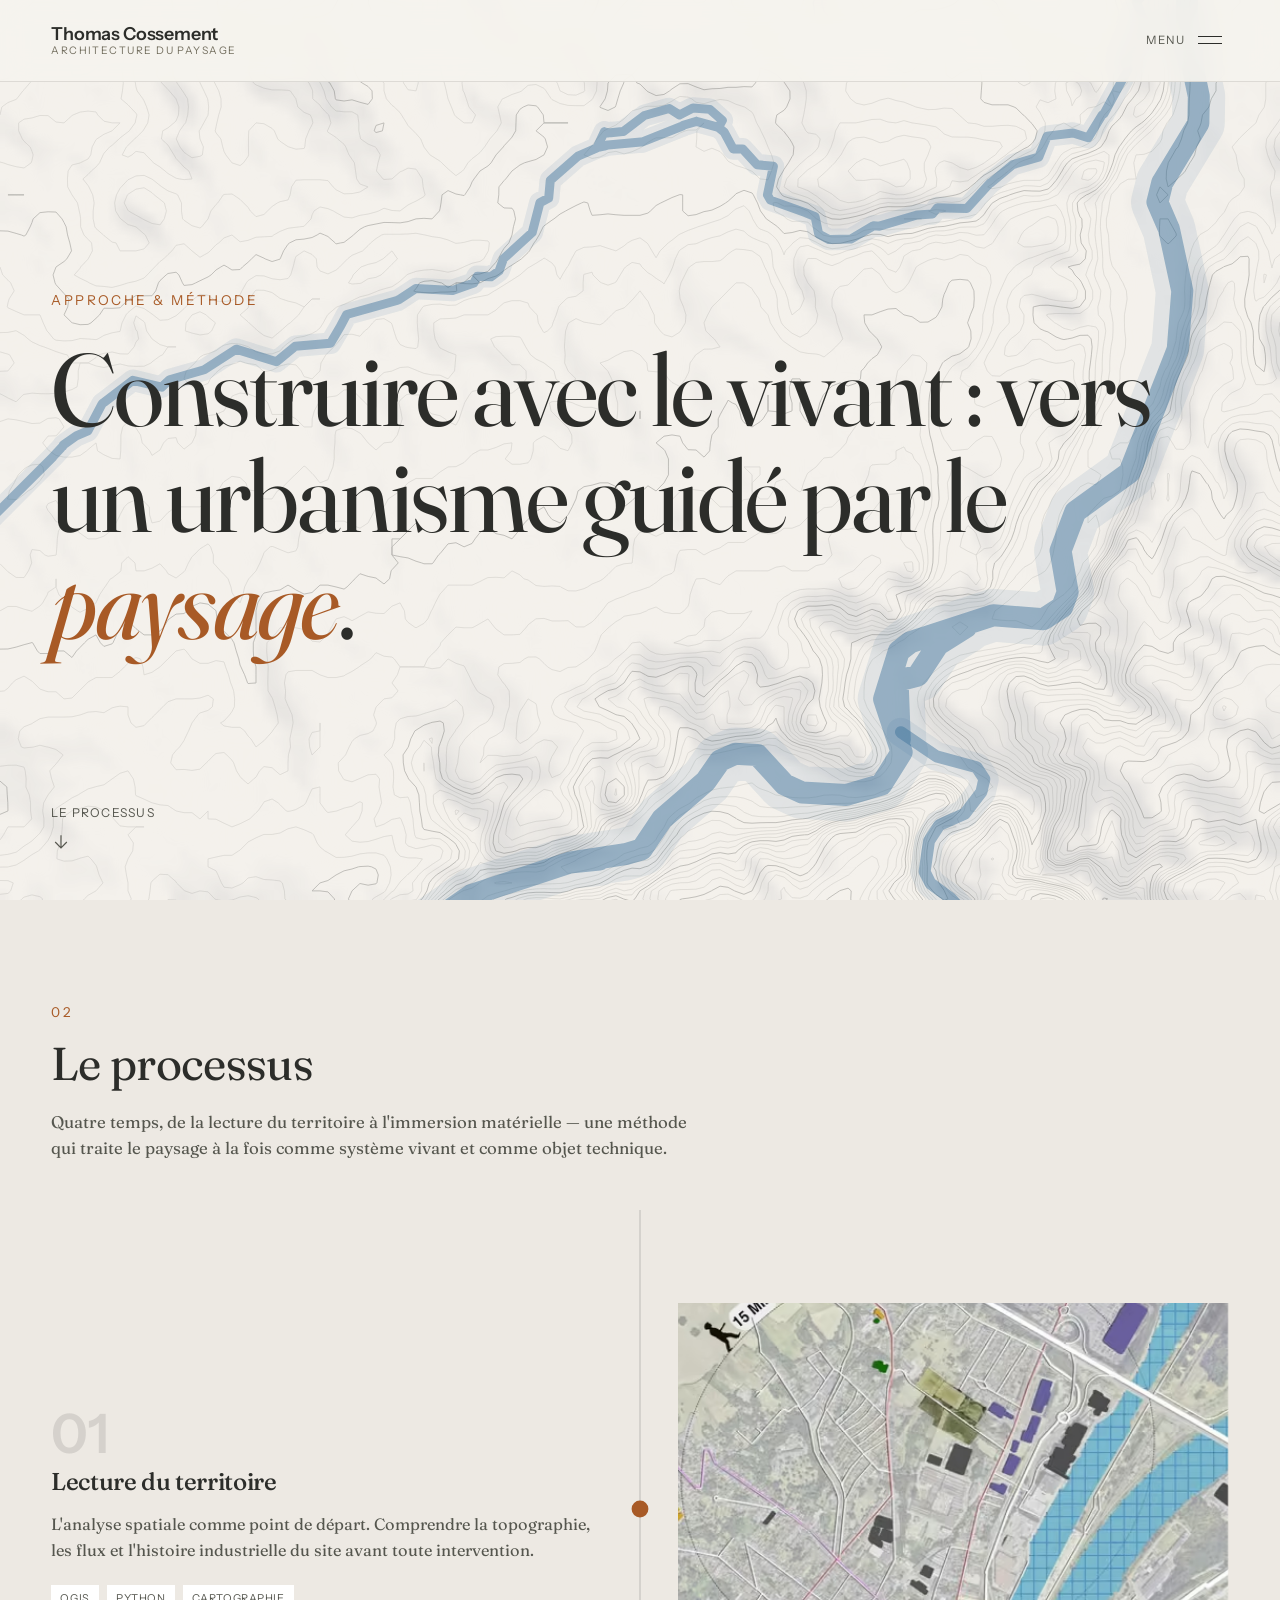
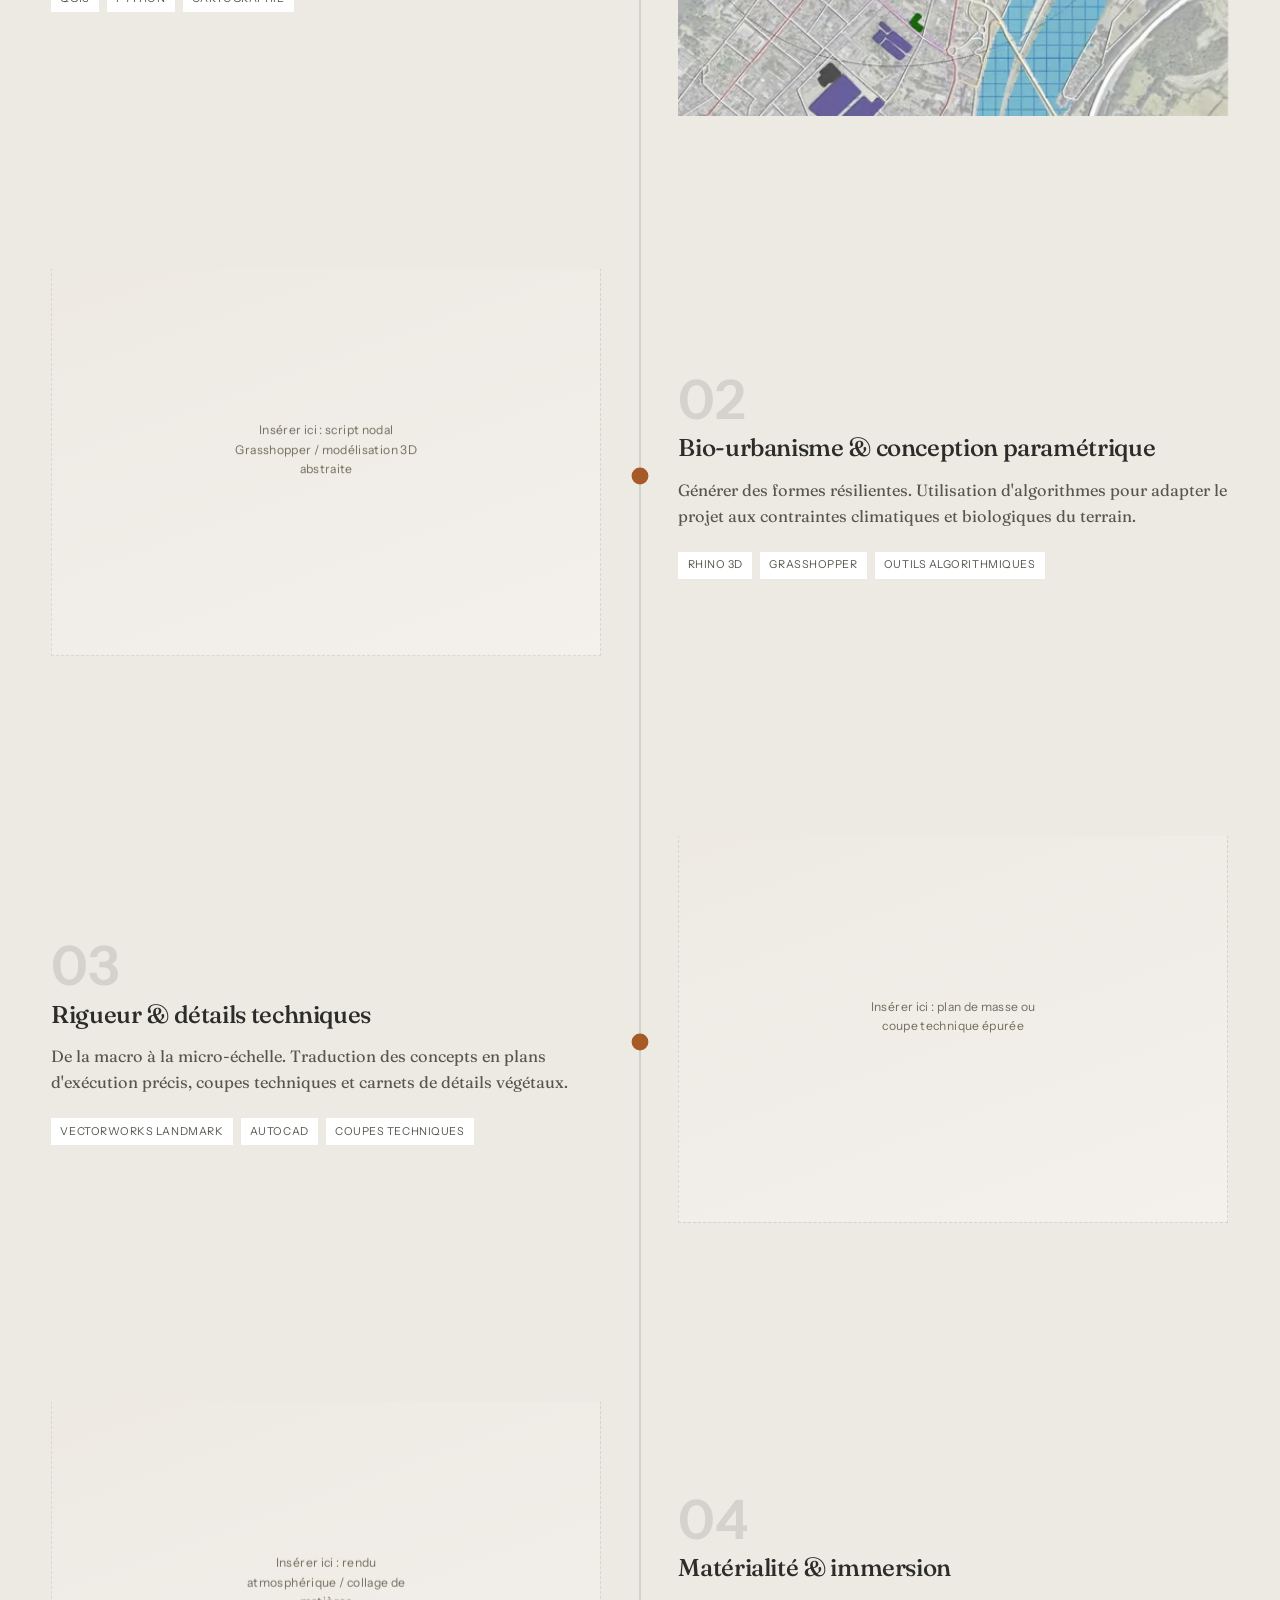
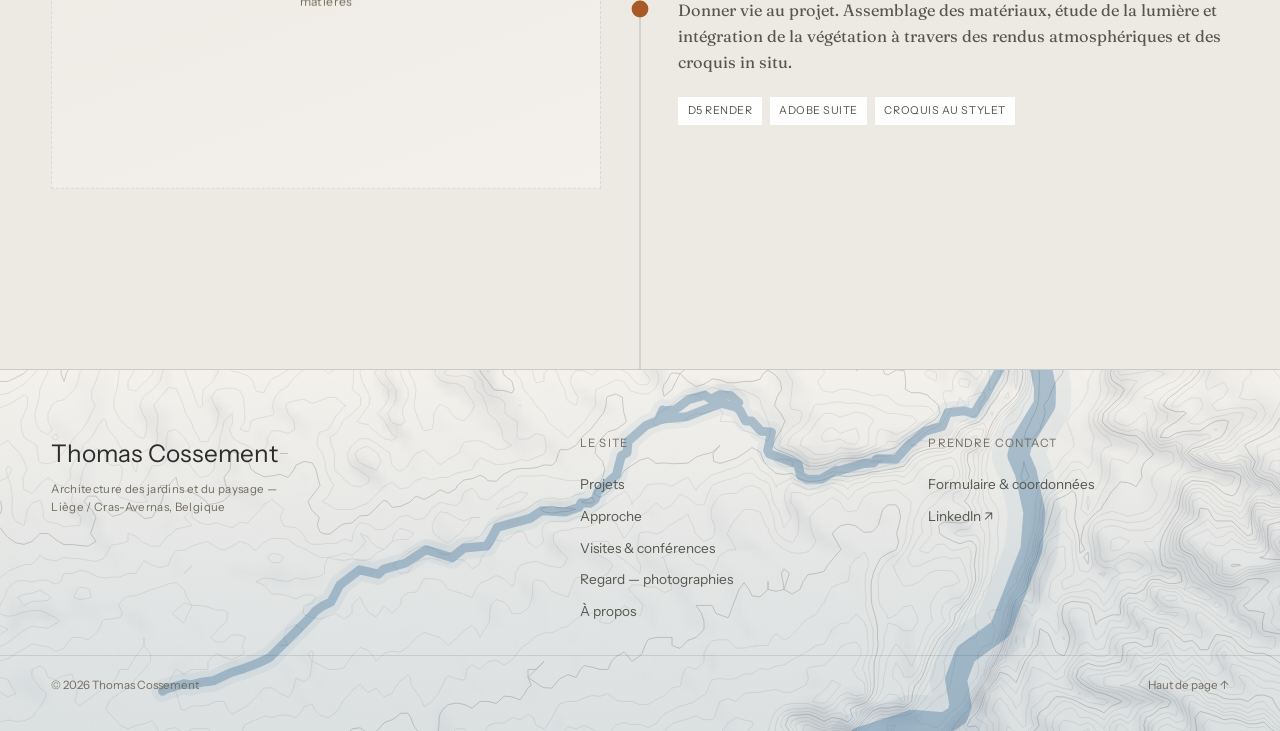
<file: approche.html>
<!DOCTYPE html>
<html lang="fr">
<head>
<meta charset="UTF-8">
<meta name="viewport" content="width=device-width, initial-scale=1.0">
<title>Approche &amp; méthode — Thomas Cossement</title>
<meta name="description" content="Méthodologie de travail de Thomas Cossement, architecte paysagiste axé sur le bio-urbanisme et la conception paramétrique — de la lecture du territoire à l'immersion matérielle.">

<meta property="og:type" content="website">
<meta property="og:site_name" content="Thomas Cossement — Architecture du Paysage">
<meta property="og:url" content="https://tomcossementcom-max.github.io/portfolio/approche.html">
<meta property="og:title" content="Approche & méthode — Thomas Cossement">
<meta property="og:description" content="Méthodologie de travail de Thomas Cossement, architecte paysagiste axé sur le bio-urbanisme et la conception paramétrique — de la lecture du territoire à l'immersion matérielle.">
<meta property="og:image" content="https://tomcossementcom-max.github.io/portfolio/assets/images/projet-03-confluant-axe-retrouve.jpg">
<meta name="twitter:card" content="summary_large_image">
<meta name="twitter:title" content="Approche & méthode — Thomas Cossement">
<meta name="twitter:description" content="Méthodologie de travail de Thomas Cossement, architecte paysagiste axé sur le bio-urbanisme et la conception paramétrique — de la lecture du territoire à l'immersion matérielle.">
<meta name="twitter:image" content="https://tomcossementcom-max.github.io/portfolio/assets/images/projet-03-confluant-axe-retrouve.jpg">

<link rel="preconnect" href="https://fonts.googleapis.com">
<link rel="preconnect" href="https://fonts.gstatic.com" crossorigin>
<link href="https://fonts.googleapis.com/css2?family=Fraunces:ital,opsz,wght@0,9..144,300..600;1,9..144,300..600&family=Instrument+Sans:ital,wght@0,400..700;1,400..700&display=swap" rel="stylesheet">

<link rel="icon" type="image/svg+xml" href="assets/favicon.svg">
<link rel="stylesheet" href="css/style.css">
</head>
<body data-fil="off">

<header class="site-header" id="siteHeader">
  <div class="header-inner">
    <a href="index.html" class="logo">
      <span class="logo-name">Thomas&nbsp;Cossement</span>
      <span class="logo-sub">Architecture&nbsp;du&nbsp;Paysage</span>
    </a>
    <nav class="main-nav" id="mainNav">
      <a href="projets.html" class="nav-link"><span>01</span>Projets</a>
      <a href="approche.html" class="nav-link"><span>02</span>Approche</a>
      <a href="visites.html" class="nav-link"><span>03</span>Visites</a>
      <a href="regard.html" class="nav-link"><span>04</span>Regard</a>
      <a href="about.html" class="nav-link"><span>05</span>À propos</a>
      <a href="about.html#contact" class="nav-link"><span>06</span>Contact</a>
    </nav>
    <button class="nav-toggle" id="navToggle" aria-label="Ouvrir le menu" aria-expanded="false">
      <span></span><span></span>
    </button>
  </div>
</header>

<main id="top">

  <!-- ============================================================ -->
  <!-- 1. HEADER MANIFESTO — plein écran, apparition au chargement -->
  <!-- ============================================================ -->
  <section class="manifesto-hero" data-relief="300,250,900,640" data-relief-class="relief--hero">
    <div class="manifesto-content">
      <p class="manifesto-eyebrow">Approche &amp; méthode</p>
      <h1 class="manifesto-title">
        Construire avec le vivant&nbsp;: vers un urbanisme guidé par
        le <em>paysage</em>.
      </h1>
    </div>
    <a href="#processus" class="manifesto-scroll" aria-label="Découvrir le processus">
      <span>Le processus</span>
      <svg viewBox="0 0 24 24" fill="none" stroke="currentColor" stroke-width="1.4"><path d="M12 4v15M5 12l7 7 7-7"/></svg>
    </a>
  </section>

  <!-- ============================================================ -->
  <!-- 2. PROCESSUS — timeline verticale animée au scroll.
       Chaque étape est scindée en deux colonnes de part et d'autre de la
       ligne : texte d'un côté, image de l'autre — et ça alterne à chaque
       étape (.timeline-step--right inverse l'ordre visuel via CSS `order`,
       l'ordre du DOM reste identique pour la lecture à l'écran). La colonne
       image porte data-parallax : elle dérive légèrement à une vitesse
       différente du texte pendant le scroll (voir js/approche.js). -->
  <!-- ============================================================ -->
  <section class="timeline-section" id="processus">
    <div class="timeline-head">
      <span class="section-num">02</span>
      <h2>Le processus</h2>
      <p>
        Quatre temps, de la lecture du territoire à l'immersion matérielle — une méthode qui
        traite le paysage à la fois comme système vivant et comme objet technique.
      </p>
    </div>

    <div class="timeline" id="timeline">
      <div class="timeline-track" aria-hidden="true">
        <div class="timeline-track-fill" id="timelineFill"></div>
      </div>

      <!-- ÉTAPE 1 — texte à gauche, image à droite -->
      <article class="timeline-step" data-step="1">
        <div class="timeline-text">
          <span class="timeline-bignum" aria-hidden="true">01</span>
          <h3>Lecture du territoire</h3>
          <p>
            L'analyse spatiale comme point de départ. Comprendre la topographie, les flux et
            l'histoire industrielle du site avant toute intervention.
          </p>
          <ul class="tech-tags">
            <li>QGIS</li>
            <li>Python</li>
            <li>Cartographie</li>
          </ul>
        </div>
        <div class="timeline-marker"></div>
        <!--
          Image réelle issue de ton dossier source (carte macro, rayon de marche 15 min) —
          traitement graphique (niveaux de gris + contraste) pour évoquer une lecture
          analytique/filaire du territoire. Remplace par ta propre carte si tu préfères.
        -->
        <div class="timeline-media" data-parallax>
          <div class="timeline-media-inner">
            <picture>
              <source type="image/avif" srcset="assets/images/approche-analyse-macro-site-800.avif 800w, assets/images/approche-analyse-macro-site-1200.avif 1200w, assets/images/approche-analyse-macro-site.avif 1800w" sizes="(max-width: 900px) 92vw, 44vw">
              <source type="image/webp" srcset="assets/images/approche-analyse-macro-site-800.webp 800w, assets/images/approche-analyse-macro-site-1200.webp 1200w, assets/images/approche-analyse-macro-site.webp 1800w" sizes="(max-width: 900px) 92vw, 44vw">
              <img src="assets/images/approche-analyse-macro-site.jpg" alt="Carte d'analyse macro du territoire — pôles d'attractivité, rayon de marche 15 minutes, trame bleue" loading="lazy" decoding="async" width="1800" height="1012">
            </picture>
          </div>
        </div>
      </article>

      <!-- ÉTAPE 2 — inversée : image à gauche, texte à droite -->
      <article class="timeline-step timeline-step--right" data-step="2">
        <div class="timeline-text">
          <span class="timeline-bignum" aria-hidden="true">02</span>
          <h3>Bio-urbanisme &amp; conception paramétrique</h3>
          <p>
            Générer des formes résilientes. Utilisation d'algorithmes pour adapter le projet
            aux contraintes climatiques et biologiques du terrain.
          </p>
          <ul class="tech-tags">
            <li>Rhino 3D</li>
            <li>Grasshopper</li>
            <li>Outils algorithmiques</li>
          </ul>
        </div>
        <div class="timeline-marker"></div>
        <!--
          IMAGE À INSÉRER : script nodal Grasshopper ou modélisation 3D abstraite —
          assets/images/approche-script-parametrique.jpg (ratio 4:3, 2000px+).
          Pour la déposer : dans le <div class="timeline-media-inner"> juste en
          dessous, remplace le <span class="ph-label">...</span> par ->
          <img src="assets/images/approche-script-parametrique.jpg" alt="Script nodal Grasshopper — modélisation paramétrique">
          puis retire la classe "timeline-media--placeholder" du <div> parent
          (garde "timeline-media" et l'attribut data-parallax). Aucune autre
          retouche CSS nécessaire — le cadrage (object-fit cover, désaturation
          au repos, parallaxe) est déjà réglé par les règles .timeline-media.
        -->
        <div class="timeline-media timeline-media--placeholder" data-parallax>
          <div class="timeline-media-inner">
            <span class="ph-label">Insérer ici : script nodal Grasshopper / modélisation 3D abstraite</span>
          </div>
        </div>
      </article>

      <!-- ÉTAPE 3 — texte à gauche, image à droite -->
      <article class="timeline-step" data-step="3">
        <div class="timeline-text">
          <span class="timeline-bignum" aria-hidden="true">03</span>
          <h3>Rigueur &amp; détails techniques</h3>
          <p>
            De la macro à la micro-échelle. Traduction des concepts en plans d'exécution
            précis, coupes techniques et carnets de détails végétaux.
          </p>
          <ul class="tech-tags">
            <li>Vectorworks Landmark</li>
            <li>AutoCAD</li>
            <li>Coupes techniques</li>
          </ul>
        </div>
        <div class="timeline-marker"></div>
        <!--
          IMAGE À INSÉRER : plan de masse ou coupe épurée —
          assets/images/approche-plan-technique.jpg (ratio 4:3, 2000px+).
          Même procédure que l'étape 02 : remplace le <span class="ph-label">
          par -> <img src="assets/images/approche-plan-technique.jpg" alt="Plan de masse ou coupe technique épurée">
          puis retire "timeline-media--placeholder" du <div> parent.
        -->
        <div class="timeline-media timeline-media--placeholder" data-parallax>
          <div class="timeline-media-inner">
            <span class="ph-label">Insérer ici : plan de masse ou coupe technique épurée</span>
          </div>
        </div>
      </article>

      <!-- ÉTAPE 4 — inversée : image à gauche, texte à droite -->
      <article class="timeline-step timeline-step--right" data-step="4">
        <div class="timeline-text">
          <span class="timeline-bignum" aria-hidden="true">04</span>
          <h3>Matérialité &amp; immersion</h3>
          <p>
            Donner vie au projet. Assemblage des matériaux, étude de la lumière et intégration
            de la végétation à travers des rendus atmosphériques et des croquis in situ.
          </p>
          <ul class="tech-tags">
            <li>D5 Render</li>
            <li>Adobe Suite</li>
            <li>Croquis au stylet</li>
          </ul>
        </div>
        <div class="timeline-marker"></div>
        <!--
          IMAGE À INSÉRER : rendu atmosphérique ou collage de matières —
          assets/images/approche-ambiance-materiaux.jpg (ratio 4:3, 2000px+).
          Même procédure que l'étape 02 : remplace le <span class="ph-label">
          par -> <img src="assets/images/approche-ambiance-materiaux.jpg" alt="Rendu atmosphérique et collage de matières">
          puis retire "timeline-media--placeholder" du <div> parent.
        -->
        <div class="timeline-media timeline-media--placeholder" data-parallax>
          <div class="timeline-media-inner">
            <span class="ph-label">Insérer ici : rendu atmosphérique / collage de matières</span>
          </div>
        </div>
      </article>

    </div>
  </section>

</main>

<footer class="site-footer" data-relief="0,0,1400,1000" data-relief-class="relief--footer">
  <div class="footer-inner">
    <div class="footer-brand">
      <span class="footer-name">Thomas Cossement</span>
      <span class="footer-role">Architecture des jardins et du paysage — Liège / Cras-Avernas, Belgique</span>
    </div>
    <nav class="footer-nav" aria-label="Navigation de pied de page">
      <span class="footer-col-label">Le site</span>
      <a href="projets.html">Projets</a>
      <a href="approche.html">Approche</a>
      <a href="visites.html">Visites &amp; conférences</a>
      <a href="regard.html">Regard — photographies</a>
      <a href="about.html">À propos</a>
    </nav>
    <div class="footer-contact">
      <span class="footer-col-label">Prendre contact</span>
      <a href="about.html#contact">Formulaire &amp; coordonnées</a>
      <a href="https://www.linkedin.com/in/thomas-cossement-339706370" target="_blank" rel="noopener">LinkedIn ↗</a>
    </div>
  </div>
  <div class="footer-base">
    <p>© <span id="year"></span> Thomas Cossement</p>
    <a href="#top" class="back-top">Haut de page ↑</a>
  </div>
</footer>

<script src="js/relief-data.js"></script>
<script src="js/lumiere.js"></script>
<script src="js/relief.js"></script>
<script src="js/script.js"></script>
<script src="js/approche.js"></script>
</body>
</html>
</file>
<file: css/style.css>
/* ==========================================================================
   THOMAS COSSEMENT — PORTFOLIO
   Direction artistique inspirée de sla.dk : fond clair, plein cadre,
   typographie géométrique imposante, palette organique contrastée.
   Site multi-pages : index (accueil), palimpseste/morpho/confluant (projets),
   approche, about.
   ========================================================================== */

:root {
  /* ====================================================================
     PALETTE "MATÉRIAUX & PAYSAGE" — aucun blanc/noir pur.
     Pour ajuster : change juste ces valeurs, tout le site suit.
     - --accent est réglé sur un orange "acier corten". Pour basculer sur
       un vert "lichen", remplace sa valeur par #5C6E4A (et --accent-soft
       par #3F4E33) — les deux lignes juste en dessous.
     ==================================================================== */
  --bg: #f9f8f6;          /* papier / béton brut clair */
  --bg-alt: #f1efe9;      /* variante légèrement plus mate, pour les bandes de rythme */
  --bg-panel: #ffffff;
  --line: rgba(44, 45, 42, 0.12);
  /* Échelle de gris : 13:1 / 7:1 / 4,9:1 sur le fond crème — trois niveaux
     de hiérarchie bien distincts, tous conformes AA même en petit corps. */
  --text: #2c2d2a;        /* graphite profond — jamais de noir pur */
  --text-dim: #55564e;
  --text-faint: #726d5e;

  /* Corten décliné en deux valeurs : la même couleur de marque, mais
     lisible des deux côtés. --accent sur fond clair (4,76:1),
     --accent-on-dark sur les fonds sombres (5,37:1).
     Sans ce dédoublement, une seule valeur échoue toujours d'un côté. */
  --accent: #a85a26;         /* acier corten — alternative "lichen" : #4F5E3C */
  --accent-on-dark: #c0723c; /* même corten, éclairci pour les fonds sombres */
  --accent-soft: #5f6b4a;    /* lichen / mousse */

  /* Accents "par projet" — source unique de vérité pour les 3 teintes,
     réutilisées à la fois sur les pages projet (via --accent-project,
     piloté par la classe .page-xxx sur <body> — voir plus bas) ET sur les
     cartes de l'index et de la sélection (via --card-accent) : les deux
     endroits restent ainsi cohérents entre eux sans dupliquer les valeurs. */
  --accent-palimpseste: #8a6a45; /* bronze/mousse, écho aux totems corten et à la friche */
  --accent-morpho: #3a7d7a;      /* bleu-vert irisé, écho au papillon Morpho */
  --accent-confluant: #3f5c3a;   /* vert profond, écho à la trame bleue et verte */
  --accent-haccourt: #4a6b7c;    /* bleu ardoise, écho à l'eau infiltrée et au grès */
  --water: #3f7ca8;              /* le fil d'eau — signature transversale (voir .fil-eau) */

  /* Le corten reste la couleur de marque générale du site (nav, boutons,
     numéros de section) ; --accent-project n'est redéfini que sur le <body> de chaque
     page projet et n'est utilisé qu'à quelques endroits ciblés : numéro
     "01/02/03", titre au survol dans la nav précédent/suivant, tag actif. */
  --accent-project: var(--accent);

  /* ====================================================================
     TYPOGRAPHIE — deux familles, quatre rôles
     - --font-display : Fraunces en grand corps (titres, couvertures,
       noms sur la carte, manifeste). Serif souple à axe optique : les
       mêmes lettres se dessinent autrement selon la taille.
     - --font-serif : Fraunces en petit corps, pour le texte courant des
       projets (chapôs, descriptions).
     - --font-head : Instrument Sans pour tout ce qui est interface —
       nav, labels en capitales, numéros, fiches, légendes.
     - --font-body : Instrument Sans, texte courant hors projets.
     Pour changer : ces quatre lignes, et le <link> Google Fonts de chaque
     page HTML.
     ==================================================================== */
  --font-display: 'Fraunces', 'Georgia', serif;
  --font-serif: 'Fraunces', 'Georgia', serif;
  --font-head: 'Instrument Sans', 'Helvetica Neue', Arial, sans-serif;
  --font-body: 'Instrument Sans', 'Helvetica Neue', Arial, sans-serif;

  /* ====================================================================
     ÉCHELLE TYPOGRAPHIQUE — six tailles, réutilisées partout.
     Avant, chaque composant inventait son propre clamp() : le site
     « marchait » mais ne sonnait pas juste. Une seule échelle partagée,
     c'est ce qui fait qu'un ensemble paraît dessiné plutôt qu'assemblé.
     Pour rendre le site plus ou moins spectaculaire, ne touche qu'à
     --fs-display et --fs-h1.
     ==================================================================== */
  --fs-display: clamp(2.6rem, 8vw, 7rem);    /* nom en hero, manifesto */
  --fs-h1: clamp(2.3rem, 5.2vw, 4.4rem);     /* titre de page / de projet */
  --fs-h2: clamp(1.9rem, 3.6vw, 3rem);       /* titre de section */
  --fs-h3: clamp(1.2rem, 1.9vw, 1.55rem);    /* titre de bloc */
  --fs-lead: clamp(1.05rem, 1.25vw, 1.18rem); /* chapô, intro */
  --fs-body: 1.02rem;
  --fs-sm: 0.85rem;
  --fs-xs: 0.72rem;                          /* labels, méta, légendes */

  /* Largeur de lecture confortable pour le corps de texte (~68 signes) */
  --measure: 68ch;

  --container: 1440px;
  --container-projects: 1200px; /* largeur "planche d'exposition" de la section #projets */
  --gutter: clamp(1.25rem, 4vw, 4rem);

  --ease: cubic-bezier(0.16, 1, 0.3, 1);

  /* L'HEURE — js/lumiere.js pose --lum-chaud (lumière rasante) et --lum-nuit
     (après le coucher) selon la hauteur du soleil à Liège ; le papier et
     l'encre s'y accordent, très légèrement. */
  --lum-chaud: 0;
  --lum-nuit: 0;
}
:root[data-lumiere] {
  --bg: color-mix(in srgb,
          color-mix(in srgb, #f9f8f6, #f6efe2 calc(var(--lum-chaud) * 62%)),
          #edeef2 calc(var(--lum-nuit) * 70%));
  --bg-alt: color-mix(in srgb,
          color-mix(in srgb, #f1efe9, #f0e6d6 calc(var(--lum-chaud) * 62%)),
          #e6e8ee calc(var(--lum-nuit) * 70%));
  --water: color-mix(in srgb, #3f7ca8, #2b4f74 calc(var(--lum-nuit) * 60%));
}

* { box-sizing: border-box; margin: 0; padding: 0; }

html { scroll-behavior: smooth; }

body {
  background: var(--bg);
  color: var(--text);
  font-family: var(--font-body);
  font-weight: 400;
  line-height: 1.6;
  -webkit-font-smoothing: antialiased;
  overflow-x: hidden;
}

/* ==========================================================================
   LA RIVIÈRE — la signature du site (voir js/fil-eau.js)
   Une nappe d'eau bleue très diluée traverse chaque page : un filet en haut,
   une rivière en bas, qui se jette dans le pied de page (l'estuaire, voir
   .site-footer). Trois couches superposées comme des lavis d'aquarelle
   (lit, nappe, chenal) et deux filets de courant qui dérivent lentement.
   Elle passe sous le contenu (z-index négatif) et ne recouvre jamais rien.
   Injectée par JS : sans script, elle n'existe pas.
   ========================================================================== */
main { position: relative; }
@property --fil-flow { syntax: '<number>'; inherits: true; initial-value: 0; }
.fil-eau {
  position: absolute;
  top: 0; left: 0;
  width: 100%;
  z-index: -1;
  pointer-events: none;
  overflow: visible;
  --fil-scroll: 0;
}
/* le même ruban que les rivières de la carte : un trait plein et son halo */
.fil-bed   { fill: var(--water); opacity: 0.10; }
.fil-water { fill: var(--water); opacity: 0.72; }
.fil-deep  { display: none; }
/* le courant : deux traits pointillés qui dérivent en continu (--fil-flow,
   animation CSS) et accompagnent le scroll (--fil-scroll, posé par le JS
   proportionnellement à la distance parcourue — jamais à la vitesse) */
.fil-current {
  display: none; /* le courant pointillé n'existe plus : la carte n'en a pas */
  fill: none;
  stroke: var(--water);
  stroke-width: 1.4;
  stroke-linecap: round;
  stroke-dasharray: 22 34;
  opacity: 0.32;
  --fil-flow: 0;
  stroke-dashoffset: calc((var(--fil-flow) + var(--fil-scroll)) * -1px);
  animation: fil-flow 18s linear infinite;
}
.fil-current--2 { stroke-dasharray: 14 30; opacity: 0.22; animation-duration: 26s; }
@keyframes fil-flow { from { --fil-flow: 0; } to { --fil-flow: 224; } }
/* la goutte qui tombe, et les ondes (goutte, curseur) */
.fil-drop { fill: var(--water); opacity: 0.8; }
.fil-ripple {
  fill: none;
  stroke: var(--water);
  stroke-width: 1.4;
  transform-box: fill-box;
  transform-origin: center;
  animation: fil-ripple 1s ease-out forwards;
}
@keyframes fil-ripple {
  from { transform: scale(0.2); opacity: 0.8; }
  to   { transform: scale(1);   opacity: 0; }
}
@media (prefers-reduced-motion: reduce) {
  .fil-current { animation: none; }
}

/* ==========================================================================
   TRANSITIONS ENTRE PAGES — View Transitions API (entre documents)
   Chrome/Edge 126+, Safari 18.2+ : quand on clique une carte de l'index (ou
   de la sélection de l'accueil), son numéro et son titre GRANDISSENT jusqu'à
   devenir le numéro géant et le titre de la couverture du projet — et
   l'inverse au retour. Le reste de la page fond ; le header ne bouge pas.
   Les navigateurs sans support gardent le fondu JS de script.js.
   Désactivé sous prefers-reduced-motion (le fondu JS l'est aussi).
   ========================================================================== */
@media (prefers-reduced-motion: no-preference) {
  @view-transition { navigation: auto; }
}
::view-transition-old(root),
::view-transition-new(root) { animation-duration: .4s; }
::view-transition-group(*) {
  animation-duration: .6s;
  animation-timing-function: var(--ease);
}
.site-header { view-transition-name: site-header; }
::view-transition-old(site-header),
::view-transition-new(site-header) { animation: none; }
/* paires carte <-> couverture : mêmes noms, sur des pages différentes
   (les pastilles de la carte de l'accueil portent les mêmes, voir .site) */
.site--01 .site-dot { view-transition-name: pin-01; } .site--01 .site-label em { view-transition-name: title-01; }
.site--02 .site-dot { view-transition-name: pin-02; } .site--02 .site-label em { view-transition-name: title-02; }
.site--03 .site-dot { view-transition-name: pin-03; } .site--03 .site-label em { view-transition-name: title-03; }
.site--04 .site-dot { view-transition-name: pin-04; } .site--04 .site-label em { view-transition-name: title-04; }
.pcard:nth-child(1) .pcard-num, .page-palimpseste .case-cover-num { view-transition-name: num-01; }
.pcard:nth-child(2) .pcard-num, .page-morpho .case-cover-num { view-transition-name: num-02; }
.pcard:nth-child(3) .pcard-num, .page-confluant .case-cover-num { view-transition-name: num-03; }
.pcard:nth-child(4) .pcard-num, .page-haccourt .case-cover-num { view-transition-name: num-04; }
.pcard:nth-child(1) h2, .page-palimpseste .case-cover h1 { view-transition-name: title-01; }
.pcard:nth-child(2) h2, .page-morpho .case-cover h1 { view-transition-name: title-02; }
.pcard:nth-child(3) h2, .page-confluant .case-cover h1 { view-transition-name: title-03; }
.pcard:nth-child(4) h2, .page-haccourt .case-cover h1 { view-transition-name: title-04; }

/* Transition douce entre pages (voir js/script.js) : la page reste visible
   par défaut (jamais d'état "invisible en attendant le JS" — si le script
   est bloqué, lent, ou échoue, la page reste normalement visible et
   utilisable) ; seul le départ vers un lien interne déclenche un fondu de
   sortie, ajouté dynamiquement par JS juste avant de naviguer. */
body { transition: opacity 0.35s ease; }
body.is-leaving { opacity: 0; }
@media (prefers-reduced-motion: reduce) {
  body { transition: none; }
}

a { color: inherit; text-decoration: none; }
ul { list-style: none; }
img { max-width: 100%; height: auto; display: block; } /* height:auto : les attributs width/height des <img> ne fixent que le ratio, jamais la hauteur */

h1, h2, h3, h4 {
  font-family: var(--font-display);
  font-weight: 400;
  letter-spacing: -0.015em;
  line-height: 1.05;
  font-optical-sizing: auto;
}
h3, h4 { font-weight: 500; }

em { font-style: italic; color: var(--accent); }
h1 em, h2 em, h3 em,
.manifesto-title em { font-weight: 400; }

.section-num {
  display: block;
  font-family: var(--font-head);
  font-size: 0.85rem;
  letter-spacing: 0.18em;
  color: var(--accent);
  margin-bottom: 1rem;
}

.section-head {
  max-width: var(--container);
  margin: 0 auto;
  padding: clamp(4rem, 10vw, 8rem) var(--gutter) 3rem;
}

.section-head h2 {
  font-size: var(--fs-h2);
  margin-bottom: 1.25rem;
}

.section-intro {
  max-width: 46ch;
  color: var(--text-dim);
  font-family: var(--font-serif);
  font-size: var(--fs-lead);
  line-height: 1.6;
}

/* ==========================================================================
   REVEAL ANIMATION BASE STATE
   [data-reveal] elements are visible by default (no FOUC risk if the GSAP
   CDN fails to load). js/script.js only applies the hidden starting state
   via gsap.set() once GSAP has actually loaded, then animates it in.
   ========================================================================== */

/* ==========================================================================
   UTILITAIRES ACCESSIBILITÉ
   ========================================================================== */
/* Contenu présent pour les technologies d'assistance mais retiré du rendu
   visuel — utilisé pour la région aria-live du carrousel (voir js/script.js
   et index.html) qui annonce le projet affiché sans dupliquer visuellement
   l'indicateur "01 / 03" déjà visible. */
.sr-only {
  position: absolute;
  width: 1px; height: 1px;
  padding: 0; margin: -1px;
  overflow: hidden;
  clip: rect(0, 0, 0, 0);
  white-space: nowrap;
  border: 0;
}

/* ==========================================================================
   PHOTO PRÊTE À L'EMPLOI — voir P2 : dépose juste un <img class="portrait-photo">
   à la place d'un <div class="media-placeholder media-placeholder--portrait">
   (about.html et le teaser de index.html) : le cadrage/ratio est déjà réglé
   par le conteneur parent, aucune autre modification CSS n'est nécessaire.
   ========================================================================== */
.portrait-photo {
  position: absolute;
  inset: 0;
  width: 100%;
  height: 100%;
  object-fit: cover;
}

/* ==========================================================================
   HEADER — fond clair, texte sombre, sur toutes les pages
   ========================================================================== */
.site-header {
  position: fixed;
  top: 0; left: 0; right: 0;
  z-index: 500;
  padding: clamp(1rem, 2.5vw, 1.5rem) var(--gutter);
  background: rgba(246, 244, 238, 0.92);
  backdrop-filter: blur(14px);
  border-bottom: 1px solid var(--line);
  transition: background .5s var(--ease), padding .5s var(--ease), border-color .5s var(--ease), color .4s;
}

.header-inner {
  max-width: var(--container);
  margin: 0 auto;
  display: flex;
  align-items: center;
  justify-content: space-between;
}

.logo { display: flex; flex-direction: column; line-height: 1.15; }
.logo-name {
  font-family: var(--font-head);
  font-weight: 600;
  font-size: clamp(0.95rem, 1.4vw, 1.15rem);
  letter-spacing: -0.01em;
}
.logo-sub {
  font-size: 0.65rem;
  letter-spacing: 0.14em;
  text-transform: uppercase;
  color: var(--text-faint);
}

/* Le menu, sur toutes les pages : un bouton dans le header, et un écran
   entier qui s'ouvre — les pages à gauche, la carte du territoire à droite
   avec ses quatre projets (dessinée par js/script.js + js/relief.js à la
   première ouverture). On n'est jamais à plus d'un clic de la carte. */
.main-nav {
  position: fixed; inset: 0; top: 0;
  height: 100svh;
  background: var(--bg);
  display: grid;
  grid-template-columns: minmax(0, 5fr) minmax(0, 7fr);
  grid-template-rows: repeat(6, auto);
  align-content: center;
  column-gap: clamp(2rem, 6vw, 6rem);
  row-gap: clamp(.6rem, 1.4vh, 1.1rem);
  padding: clamp(5rem, 10vh, 7rem) var(--gutter) clamp(3rem, 6vh, 5rem);
  transform: translateY(-100%);
  transition: transform .55s var(--ease);
  z-index: 100;
  visibility: hidden;
}
.main-nav.is-open { transform: translateY(0); visibility: visible; }
.nav-link {
  grid-column: 1;
  font-family: var(--font-display);
  font-size: clamp(1.6rem, 3.6vw, 2.6rem);
  line-height: 1.1;
  color: var(--text);
  display: flex;
  align-items: baseline;
  gap: 0.6em;
  position: relative;
  width: fit-content;
  transition: color .3s;
}
.nav-link span {
  font-family: var(--font-head);
  font-size: 0.7rem;
  letter-spacing: 0.14em;
  color: var(--accent);
}
.nav-link:hover { color: var(--accent); }
.nav-link::after {
  content: '';
  position: absolute;
  left: 0; bottom: -2px;
  width: 0%; height: 1px;
  background: var(--accent);
  transition: width .35s var(--ease);
}
.nav-link:hover::after, .nav-link.is-current::after { width: 100%; }
/* le menu s'ouvre : les liens arrivent un à un */
@media (prefers-reduced-motion: no-preference) {
  .main-nav .nav-link { opacity: 0; transform: translateY(10px); transition: opacity .5s ease, transform .5s var(--ease), color .3s; }
  .main-nav.is-open .nav-link { opacity: 1; transform: none; }
  .main-nav.is-open .nav-link:nth-child(2) { transition-delay: .06s; }
  .main-nav.is-open .nav-link:nth-child(3) { transition-delay: .12s; }
  .main-nav.is-open .nav-link:nth-child(4) { transition-delay: .18s; }
  .main-nav.is-open .nav-link:nth-child(5) { transition-delay: .24s; }
  .main-nav.is-open .nav-link:nth-child(6) { transition-delay: .30s; }
}

/* la carte dans le menu */
.nav-carte {
  grid-column: 2; grid-row: 1 / span 6;
  align-self: center;
  display: flex; flex-direction: column; gap: .9rem;
}
.nav-carte-map {
  position: relative;
  width: 100%;
  aspect-ratio: 1400 / 1000;
  max-height: 62vh;
  margin: 0 auto;
  overflow: hidden;
}
.nav-carte-map .relief { animation: none; }
.nav-carte-map .relief-contours path { opacity: .12; }
.nav-carte-map .relief-contours path.index { opacity: .22; }
.menu-site {
  position: absolute;
  left: var(--x); top: var(--y);
  transform: translate(-50%, -50%);
  width: 2.3rem; height: 2.3rem;
  border-radius: 50%;
  background: var(--bg);
  border: 1.5px solid var(--text);
  display: grid; place-items: center;
  font-family: var(--font-head); font-size: .7rem; font-weight: 500; letter-spacing: .08em;
  color: var(--text);
  transition: background .3s, color .3s, border-color .3s;
  z-index: 2;
}
.menu-site:hover, .menu-site:focus-visible { background: var(--ink); border-color: var(--ink); color: var(--bg); }
.menu-site::after {
  content: attr(data-title);
  position: absolute; left: calc(100% + .6rem); top: 50%; transform: translateY(-50%);
  font-family: var(--font-display); font-style: italic; font-size: 1rem; letter-spacing: 0; color: var(--text);
  white-space: nowrap; opacity: 0; transition: opacity .3s; pointer-events: none;
}
.menu-site--left::after { left: auto; right: calc(100% + .6rem); }
.menu-site:hover::after, .menu-site:focus-visible::after { opacity: 1; }
.nav-carte-foot { display: flex; justify-content: space-between; align-items: baseline; gap: 1rem; font-family: var(--font-head); font-size: var(--fs-xs); letter-spacing: .12em; text-transform: uppercase; color: var(--text-faint); }
.nav-carte-foot a { color: var(--text); border-bottom: 1px solid var(--text); padding-bottom: .15rem; text-transform: none; letter-spacing: .04em; font-size: var(--fs-sm); }
.nav-carte-foot a:hover { color: var(--accent); border-color: var(--accent); }

.nav-toggle {
  display: flex;
  z-index: 200;
  flex-direction: column;
  gap: 6px;
  background: none;
  border: none;
  cursor: pointer;
  padding: 0.4rem;
}
.nav-toggle span {
  width: 24px; height: 1px;
  background: var(--text);
  transition: transform .35s var(--ease), opacity .35s, background .3s;
}
.nav-toggle[aria-expanded="true"] span:first-child { transform: translateY(3.5px) rotate(45deg); }
.nav-toggle[aria-expanded="true"] span:last-child { transform: translateY(-3.5px) rotate(-45deg); }
.nav-toggle[aria-expanded="true"] span { background: var(--text) !important; }
/* le mot « Menu » à côté du bouton */
.nav-toggle::before {
  content: 'Menu';
  position: absolute; right: calc(100% + .4rem); top: 50%; transform: translateY(-50%);
  font-family: var(--font-head); font-size: .72rem; letter-spacing: .14em; text-transform: uppercase; color: var(--text-dim);
}
.nav-toggle { position: relative; }
.nav-toggle[aria-expanded="true"]::before { content: 'Fermer'; }

/* ==========================================================================
   LE RELIEF — le motif qui unit les pages (voir js/relief.js)
   Un fragment de la même carte, en courbes de niveau et rubans d'eau, derrière
   les couvertures de projet (fenêtré sur le site), les en-têtes des autres
   pages et le pied de page. Toujours sous le contenu, jamais au-dessus.
   ========================================================================== */
/* le conteneur isole son empilement : le relief passe en z-index négatif, donc
   au-dessus de son fond mais sous tout son contenu, positionné ou non */
[data-relief] { position: relative; isolation: isolate; overflow: hidden; }
.relief {
  position: absolute; inset: 0; z-index: -1;
  width: 100%; height: 100%;
  overflow: hidden;
  pointer-events: none;
  animation: relief-in 1.2s ease-out both;
}
.relief-contours path { fill: none; stroke: var(--text); stroke-width: .7px; vector-effect: non-scaling-stroke; opacity: .14; }
.relief-contours path.index { opacity: .28; stroke-width: .9px; }
.relief .river-halo { opacity: .10; }
.relief .river-main { opacity: .75; }
@keyframes relief-in { from { opacity: 0; } to { opacity: 1; } }
/* la couverture d'un projet « atterrit » : le fragment de carte arrive un peu
   plus zoomé que sa place et s'y pose, dans la continuité du zoom de la carte */
.case-cover .relief {
  animation: relief-in .9s ease-out both, relief-land 1.4s cubic-bezier(.2, .7, .2, 1) both;
  transform-origin: 50% 50%;
  /* le texte (en bas à gauche) reste sur du papier : la carte s'efface dessous */
  -webkit-mask-image: radial-gradient(ellipse 64% 100% at 2% 100%, transparent 34%, #000 76%);
  mask-image: radial-gradient(ellipse 64% 100% at 2% 100%, transparent 34%, #000 76%);
}
@media (max-width: 720px) {
  .case-cover .relief {
    -webkit-mask-image: linear-gradient(to top, transparent 12%, rgba(0,0,0,.35) 40%, #000 62%);
    mask-image: linear-gradient(to top, transparent 12%, rgba(0,0,0,.35) 40%, #000 62%);
  }
}
@keyframes relief-land { from { transform: scale(1.18); } to { transform: scale(1); } }
@media (prefers-reduced-motion: reduce) { .case-cover .relief { animation: none; } }
/* derrière un en-tête de page : plus discret, sans ruban trop présent */
.page-hero .relief, .manifesto-hero .relief { opacity: .7; }
.page-hero .relief .river-main, .manifesto-hero .relief .river-main { opacity: .45; }
/* sous le pied de page : très pâle, le territoire continue sous la page */
.site-footer { overflow: hidden; }
.relief--footer { opacity: .55; }
.relief--footer .relief-contours path { opacity: .12; }
.relief--footer .relief-contours path.index { opacity: .22; }
.relief--footer .river-main { opacity: .35; }
.relief--footer .river-halo { opacity: .06; }
@media (prefers-reduced-motion: reduce) { .relief { animation: none; } }
@media print { .relief { display: none !important; } }

/* ==========================================================================
   LA CARTE — l'accueil est une affiche topographique (index.html)
   Plein écran, rien autour : le relief en courbes de niveau (calculé par
   js/carte.js), les rivières en rubans, les quatre projets à leur place.
   La section fait plusieurs écrans ; la scène (.carte-stage) reste collée
   pendant qu'on descend et se découvre au fil du scroll. Les marqueurs
   sont des liens HTML posés en pixels sur la carte.
   ========================================================================== */
.carte { position: relative; height: 100svh; }
@media (prefers-reduced-motion: no-preference) { .carte { height: 340svh; } }
.carte-stage {
  position: sticky; top: 0;
  height: 100svh; min-height: 560px;
  overflow: hidden;
  background: var(--bg);
}
.carte-zoom { position: absolute; inset: 0; transform-origin: var(--zx, 50%) var(--zy, 50%); will-change: transform; }
/* la caméra (portrait) : la carte entière, plus grande que l'écran, que
   js/carte.js déplace et recule au fil du scroll */
.carte-pan { position: absolute; inset: 0; transform-origin: 0 0; will-change: transform; }
.carte-svg { position: absolute; inset: 0; width: 100%; height: 100%; display: block; }
/* le relief est un calque à part : son opacité et son échelle s'animent sur
   le compositeur, sans redessiner les segments à chaque image */
.carte-relief { will-change: opacity, transform; }
/* l'ombrage solaire : un lavis sous les courbes (voir js/lumiere.js) */
.carte-ombre, .relief-ombre {
  position: absolute; inset: 0; width: 100%; height: 100%;
  display: block; pointer-events: none;
  opacity: .26;
  mix-blend-mode: multiply;
}
.carte-ombre { will-change: opacity, transform; }
:root[data-lumiere="nuit"] .carte-ombre, :root[data-lumiere="nuit"] .relief-ombre { opacity: .34; mix-blend-mode: normal; }
.relief-ombre { z-index: -1; opacity: .2; }
/* sous le manifeste et le nom, le lavis s'efface : le texte reste lisible */
.carte-ombre {
  -webkit-mask-image: radial-gradient(ellipse 52% 60% at 2% 100%, transparent 26%, #000 70%);
  mask-image: radial-gradient(ellipse 52% 60% at 2% 100%, transparent 26%, #000 70%);
}
@media print { .carte-ombre, .relief-ombre { display: none !important; } }
.carte-relief-canvas { position: absolute; inset: 0; width: 100%; height: 100%; display: block; will-change: opacity, transform; }
.carte-relief[hidden], .carte-relief-canvas[hidden] { display: none; }

/* le relief : lignes très fines, les multiples de 50 m un peu plus marquées */
.carte-contours path { fill: none; stroke: var(--text); stroke-width: .7px; vector-effect: non-scaling-stroke; opacity: .16; }
.carte-contours path.index { opacity: .32; stroke-width: .9px; }
/* les rivières : un ruban plein et un halo */
.river { fill: none; stroke: var(--water); stroke-linecap: round; stroke-linejoin: round; }
.river-halo { opacity: .12; }
.river-main { opacity: .9; }
/* l'eau de la carte : une nappe unie, sans contour.
   L'opacité est posée sur le calque entier (isolation) : les traits qui se
   recouvrent — coudes, confluents — ne se voient pas. */
.carte-nappe { opacity: .8; isolation: isolate; }
.river-lit { fill: none; stroke: var(--water); stroke-linecap: round; stroke-linejoin: round; }
/* les bras et les îles font partie de la même eau : même valeur, donc
   aucune couture visible là où ils rejoignent le lit principal */
.river-lit--bras { stroke-opacity: 1; }
/* le courant : des traits clairs qui descendent le cours, en boucle */
.carte-courants { opacity: .5; }
.river-courant {
  fill: none;
  stroke: var(--bg);
  stroke-width: 1.3px;
  stroke-linecap: round;
  animation: courant linear infinite;
}
@keyframes courant { from { stroke-dashoffset: 0; } to { stroke-dashoffset: -400; } }
@media (prefers-reduced-motion: reduce) { .river-courant { animation: none; opacity: 0; } }
.carte-city circle { fill: var(--bg); stroke: var(--text); stroke-width: 1.5px; vector-effect: non-scaling-stroke; }
.carte-city text { font-family: var(--font-head); font-size: 15px; letter-spacing: .14em; text-transform: uppercase; fill: var(--text-dim); paint-order: stroke; stroke: var(--bg); stroke-width: 4px; stroke-linejoin: round; }

/* les sites : une pastille numérotée sur le lieu, le nom à côté */
.site {
  position: absolute;
  left: var(--x); top: var(--y);
  transform: translate(-50%, -50%);
  display: flex; align-items: center; gap: .9rem;
  color: var(--text);
  z-index: 3;
}
.site--left { flex-direction: row-reverse; }
.site-dot {
  flex: none;
  width: clamp(2.6rem, 3.6vw, 3.4rem); height: clamp(2.6rem, 3.6vw, 3.4rem);
  border-radius: 50%;
  background: var(--bg);
  border: 1.5px solid var(--text);
  display: grid; place-items: center;
  font-family: var(--font-head); font-weight: 500; font-size: clamp(.8rem, 1vw, .95rem); letter-spacing: .08em;
  box-shadow: 0 0 0 6px color-mix(in srgb, var(--bg) 70%, transparent);
  transition: background .3s, border-color .3s, color .3s;
}
.site-dot b { font-weight: 500; }
/* quand la carte recule (portrait), les pastilles gardent leur taille */
.carte-pan .site-dot { transform: scale(var(--pin-k, 1)); }
.site-label { display: flex; flex-direction: column; gap: .15rem; line-height: 1.15; white-space: nowrap; }
.site--left .site-label { align-items: flex-end; text-align: right; }
.site-label em {
  font-family: var(--font-display); font-style: italic; font-weight: 400;
  font-size: clamp(1.25rem, 1.9vw, 1.85rem); color: var(--text);
  /* un halo de papier : le relief ombré passe dessous sans gêner la lecture */
  text-shadow: 0 0 5px var(--bg), 0 0 10px var(--bg), 0 0 18px var(--bg);
  transition: color .3s;
}
.site-label span { font-family: var(--font-head); font-size: var(--fs-xs); letter-spacing: .14em; text-transform: uppercase; color: var(--text-faint); text-shadow: 0 0 5px var(--bg), 0 0 10px var(--bg); }
.site-label sup { font-size: .6em; vertical-align: super; }
.site:hover .site-dot, .site:focus-visible .site-dot { background: var(--ink); border-color: var(--ink); color: var(--bg); }
.site:hover .site-label em { color: var(--ink); }
.site:focus-visible { outline: none; }
.site:focus-visible .site-dot { box-shadow: 0 0 0 3px var(--bg), 0 0 0 5px var(--ink); }
/* pour que « translate(-50%, -50%) » centre la pastille (et non tout le lien) sur le lieu */
.site { transform: translate(calc(-1 * var(--half)), -50%); --half: clamp(1.3rem, 1.8vw, 1.7rem); }
.site--left { transform: translate(calc(-100% + var(--half)), -50%); }

/* la pastille sur la couverture d'un projet : au centre du fragment de carte,
   c'est-à-dire sur le site ; elle ramène à la carte */
.site--cover {
  left: 60%; top: 42%; /* repli ; js/relief.js pose la pastille exactement sur le site */
  z-index: 2;
}
.site--cover .site-label span { color: var(--text-dim); }
.site--cover .site-label { opacity: 0; transform: translateX(-6px); transition: opacity .35s, transform .35s var(--ease); }
.site--cover:hover .site-label, .site--cover:focus-visible .site-label { opacity: 1; transform: none; }
@media (hover: none) { .site--cover .site-label { opacity: 1; transform: none; } }

/* textes de la scène */
.carte-title {
  position: absolute; left: var(--gutter); bottom: clamp(2rem, 6vw, 4.5rem);
  max-width: 34rem; z-index: 4;
}
.carte-title h1 { font-size: var(--fs-display); line-height: .98; margin-bottom: 1rem; }
.carte-title p { font-family: var(--font-head); font-size: var(--fs-sm); letter-spacing: .06em; color: var(--text-dim); max-width: 40ch; }
.carte-foot {
  position: absolute; left: var(--gutter); right: var(--gutter); bottom: clamp(1.5rem, 4vw, 3rem);
  display: flex; justify-content: space-between; align-items: flex-end; gap: 2rem; z-index: 4;
  pointer-events: none;
}
.carte-foot > * { pointer-events: auto; }
.carte-manifesto { font-family: var(--font-display); font-style: italic; font-size: clamp(1.15rem, 1.8vw, 1.6rem); line-height: 1.3; max-width: 26ch; text-wrap: balance; }
/* l'heure : la carte est éclairée par le vrai soleil de Liège */
.carte-heure {
  margin-top: .7rem;
  font-family: var(--font-head); font-size: var(--fs-xs); letter-spacing: .1em; text-transform: uppercase;
  color: var(--text-faint);
  max-width: 34ch;
}
.carte-more { font-family: var(--font-head); font-size: var(--fs-sm); letter-spacing: .06em; color: var(--text); border-bottom: 1px solid var(--text); padding-bottom: .2rem; white-space: nowrap; transition: color .3s, border-color .3s; }
.carte-more:hover { color: var(--accent); border-color: var(--accent); }
.carte-hint {
  position: absolute; left: 50%; bottom: 1.4rem; transform: translateX(-50%);
  font-family: var(--font-head); font-size: var(--fs-xs); letter-spacing: .16em; text-transform: uppercase; color: var(--text-faint);
  z-index: 4;
}

/* le retour d'un projet : la carte arrive zoomée sur le site, puis s'éloigne
   jusqu'à la vue entière (l'inverse du clic) */
.carte-stage.is-returning .carte-zoom { transform: scale(2.6); }
.carte-stage.is-returning-out .carte-zoom { transform: scale(1); transition: transform .9s cubic-bezier(.2, .7, .2, 1); }
.carte-stage.is-returning .carte-title, .carte-stage.is-returning .carte-hint { display: none; }

/* le zoom au clic : la carte plonge vers le site, les autres s'effacent */
.carte-stage.is-zooming .carte-zoom { transform: scale(2.8); transition: transform .95s cubic-bezier(.5, 0, .25, 1); }
.carte-stage.is-zooming .site:not(.is-target), .carte-stage.is-zooming .carte-foot, .carte-stage.is-zooming .carte-title, .carte-stage.is-zooming .carte-hint { opacity: 0 !important; transition: opacity .3s; }
.carte-stage.is-zooming .site.is-target .site-label { opacity: 0; transition: opacity .3s; }

/* sur l'accueil, le header est transparent : la carte remonte jusqu'en haut */
body.home .site-header { background: transparent; backdrop-filter: none; border-color: transparent; }
body.menu-open { overflow: hidden; }
/* menu ouvert : le header ne floute plus rien (sinon il devient le bloc conteneur du menu fixe) */
body.menu-open .site-header { background: transparent; backdrop-filter: none; border-color: transparent; }

@media (max-width: 1024px) {
  .site-label em { font-size: 1.2rem; }
}
@media (max-width: 720px) {
  .carte-stage { min-height: 100svh; }
  .site-dot { width: 2.2rem; height: 2.2rem; font-size: .72rem; box-shadow: none; }
  .site { --half: 1.1rem; }
  /* sur mobile, le nom du projet sous la pastille (le lieu est omis) ; il
     s'efface quand la carte recule vers la vue d'ensemble (--pin-k > 1) */
  .site-label {
    position: absolute; top: 100%; left: 50%;
    transform: translate(-50%, .4rem);
    align-items: center; text-align: center;
    opacity: calc(2 - var(--pin-k, 1));
    pointer-events: none;
  }
  .site--left .site-label { align-items: center; text-align: center; }
  .site-label em { font-size: 1.15rem; text-shadow: 0 0 4px var(--bg), 0 0 8px var(--bg), 0 0 14px var(--bg), 0 0 20px var(--bg); }
  .site-label span { display: none; }
  .carte-city text { display: none; }
  .carte-title { bottom: 6rem; max-width: 80vw; }
  .carte-foot { flex-direction: column; align-items: flex-start; gap: 1rem; bottom: 1.5rem; }
  .carte-manifesto { max-width: 22ch; }
  .carte-hint { bottom: 1rem; }
  .carte-title { bottom: 4.5rem; }
}

/* la légende : les quatre projets en ligne */
.legende {
  max-width: var(--container);
  margin: 0 auto;
  padding: clamp(3rem, 6vw, 5rem) var(--gutter) clamp(5rem, 9vw, 8rem);
  border-top: 1px solid var(--line);
}
.legende-head { margin-bottom: clamp(2rem, 4vw, 3rem); }
.legende-head h2 { font-size: var(--fs-h2); margin-bottom: 1rem; }
.legende { border-top: 0; }
.legende-head .section-intro a { color: var(--text); border-bottom: 1px solid var(--text); transition: color .3s, border-color .3s; }
.legende-head .section-intro a:hover { color: var(--accent); border-color: var(--accent); }
.legende-grid {
  display: grid;
  grid-template-columns: repeat(4, 1fr);
  gap: clamp(1rem, 2.5vw, 2.5rem);
}
.leg { position: relative; display: block; color: var(--text); }
.leg-num {
  display: block;
  font-family: var(--font-head);
  font-size: var(--fs-sm);
  letter-spacing: 0.16em;
  color: var(--accent);
  margin-bottom: 0.6rem;
}
.leg-media { aspect-ratio: 4 / 3; overflow: hidden; background: var(--bg-alt); }
.leg-media img { width: 100%; height: 100%; object-fit: cover; transition: transform .8s var(--ease); }
.leg:hover .leg-media img, .leg:focus-visible .leg-media img { transform: scale(1.03); }
.leg h2 { font-size: var(--fs-h3); margin: 0.9rem 0 0.35rem; transition: color .3s; }
.leg:hover h2 { color: var(--accent); }
.leg p { font-family: var(--font-serif); font-size: var(--fs-sm); color: var(--text-dim); line-height: 1.5; }

@media (max-width: 1024px) {
  .legende-grid { grid-template-columns: repeat(2, 1fr); }
}
@media (max-width: 720px) {
  .legende-grid { grid-template-columns: 1fr; }
}

/* ==========================================================================
   LA CARTE DES VISITES (visites.html) — de Bruxelles à Cologne, sur le même
   relief que la carte des projets, les lieux des conférences, salons et
   voyages. Une bande large ; sur mobile, elle se fait défiler latéralement.
   ========================================================================== */
.visites-carte {
  max-width: var(--container);
  margin: 0 auto;
  padding: 0 var(--gutter) clamp(2rem, 4vw, 3rem);
}
.visites-carte-scroll { overflow-x: auto; overflow-y: hidden; -webkit-overflow-scrolling: touch; }
.visites-carte-map {
  position: relative;
  width: 100%;
  min-width: 760px;
  aspect-ratio: 1744 / 536;
  overflow: hidden;
  border-top: 1px solid var(--line);
  border-bottom: 1px solid var(--line);
}
.visites-carte-map .relief-contours path { opacity: .13; }
.visites-carte-map .relief-contours path.index { opacity: .24; }
.lieu {
  position: absolute;
  left: var(--x); top: var(--y);
  transform: translate(-50%, -50%);
  display: flex; align-items: center; gap: .6rem;
  color: var(--text);
  z-index: 2;
}
.lieu--left { flex-direction: row-reverse; }
.lieu i {
  flex: none;
  width: .8rem; height: .8rem;
  border-radius: 50%;
  background: var(--text);
  box-shadow: 0 0 0 4px var(--bg);
  transition: background .3s, transform .3s var(--ease);
}
.lieu span { display: flex; flex-direction: column; line-height: 1.15; white-space: nowrap; }
.lieu--left span { align-items: flex-end; text-align: right; }
.lieu em { font-family: var(--font-display); font-style: italic; font-size: clamp(1.05rem, 1.5vw, 1.35rem); transition: color .3s; }
.lieu small { font-family: var(--font-head); font-size: var(--fs-xs); letter-spacing: .1em; text-transform: uppercase; color: var(--text-faint); }
/* la pastille centre le point, pas l'étiquette */
.lieu { --half: .4rem; transform: translate(calc(-1 * var(--half)), -50%); }
.lieu--left { transform: translate(calc(-100% + var(--half)), -50%); }
.lieu:hover i, .lieu.is-lit i, .lieu:focus-visible i { background: var(--accent); transform: scale(1.25); }
.lieu:hover em, .lieu.is-lit em { color: var(--accent); }
.lieu:focus-visible { outline: none; }
/* les sites des projets, pour situer : de petits cercles vides */
.lieu--projet {
  position: absolute; left: var(--x); top: var(--y);
  width: .7rem; height: .7rem; border-radius: 50%;
  border: 1.5px solid var(--text-dim); background: var(--bg);
  transform: translate(-50%, -50%);
  z-index: 1;
}
.lieu--projet::after {
  content: attr(data-title);
  position: absolute; left: calc(100% + .4rem); top: 50%; transform: translateY(-50%);
  font-family: var(--font-head); font-size: .62rem; letter-spacing: .1em; text-transform: uppercase; color: var(--text-faint);
  white-space: nowrap; opacity: 0; transition: opacity .3s;
}
.lieu--projet:hover::after { opacity: 1; }
.visites-carte-note {
  max-width: var(--container);
  margin: .9rem auto 0;
  font-family: var(--font-head); font-size: var(--fs-xs); letter-spacing: .1em; text-transform: uppercase; color: var(--text-faint);
  display: flex; justify-content: space-between; gap: 1rem; flex-wrap: wrap;
}
.visit-item { transition: background .3s, box-shadow .3s; }
.visit-item.is-lit { background: color-mix(in srgb, var(--water) 8%, var(--bg)); box-shadow: 0 0 0 .9rem color-mix(in srgb, var(--water) 8%, var(--bg)); }
@media (max-width: 720px) {
  .lieu em { font-size: 1rem; }
  .lieu small { display: none; }
}

/* ==========================================================================
   LES CALQUES (.strates) — un même dessin, plusieurs couches, lues au fil du
   scroll : la scène reste collée, les calques se succèdent en fondu, la
   liste à côté suit. Sans script (html sans .js) ou sous
   prefers-reduced-motion : les calques se lisent simplement à la suite.
   ========================================================================== */
.strates {
  max-width: var(--container);
  margin: 0 auto;
  padding: clamp(2rem, 5vw, 4rem) var(--gutter);
}
.strates-stage {
  display: grid;
  grid-template-columns: minmax(0, 8fr) minmax(0, 4fr);
  gap: clamp(1.5rem, 4vw, 4rem);
  align-items: center;
}
.strates-media { position: relative; }
.strate { margin: 0; }
.strate img { width: 100%; height: auto; display: block; }
.strate figcaption { display: none; }
.strates-side h2 { font-size: var(--fs-h3); margin-bottom: .6rem; }
.strates-side > p { font-family: var(--font-serif); color: var(--text-dim); font-size: var(--fs-sm); margin-bottom: 1.5rem; }
.strates-list { display: flex; flex-direction: column; gap: .55rem; }
.strates-list li {
  font-family: var(--font-head);
  font-size: var(--fs-sm);
  color: var(--text-faint);
  display: flex; gap: .8rem; align-items: baseline;
  padding: .35rem 0;
  border-top: 1px solid var(--line);
  transition: color .35s;
}
.strates-list li span { font-size: var(--fs-xs); letter-spacing: .14em; color: var(--accent); flex: none; }
.strates-list li.is-active { color: var(--text); }
.strates-hint { margin-top: 1.5rem; font-family: var(--font-head); font-size: var(--fs-xs); letter-spacing: .14em; text-transform: uppercase; color: var(--text-faint); }
/* sans animation : les calques à la suite */
html:not(.js) .strate { margin-bottom: 1rem; }
html:not(.js) .strates-hint { display: none; }
/* avec animation : la section fait plusieurs écrans, la scène est collée, les
   calques empilés au même endroit */
@media (prefers-reduced-motion: no-preference) {
  html.js .strates { height: calc(100svh + 5 * 55svh); padding-top: 0; padding-bottom: 0; }
  html.js .strates-stage { position: sticky; top: 0; height: 100svh; }
  html.js .strates-media { aspect-ratio: 2000 / 1089; }
  html.js .strate { position: absolute; inset: 0; opacity: 0; }
  html.js .strate:first-child { opacity: 1; }
}
@media (max-width: 720px) {
  /* le dessin est large ; sur un téléphone on le recadre au centre (la place) */
  html.js .strates-media { aspect-ratio: 4 / 3; }
  html.js .strate img { height: 100%; object-fit: cover; }
}
@media (max-width: 1024px) {
  .strates-stage { grid-template-columns: 1fr; align-content: center; gap: 1.25rem; }
  .strates-side h2 { font-size: 1.1rem; }
  .strates-list { flex-direction: row; flex-wrap: wrap; gap: .4rem .9rem; }
  .strates-list li { border-top: 0; padding: 0; font-size: var(--fs-xs); }
  .strates-hint { display: none; }
}

/* ==========================================================================
   LA CARTE DU REGARD (regard.html) — côtes et fleuves d'Europe de l'Ouest et
   du Maroc, les photos posées là où elles ont été prises (voir js/regard.js)
   ========================================================================== */
.regard-carte {
  max-width: var(--container);
  margin: 0 auto;
  padding: 0 var(--gutter) clamp(2rem, 5vw, 4rem);
}
.regard-map {
  position: relative;
  width: min(100%, 78vh);
  margin: 0 auto;
  aspect-ratio: 1;
}
.regard-svg { position: absolute; inset: 0; width: 100%; height: 100%; display: block; }
.regard-coast { fill: none; stroke: var(--text); stroke-width: .8px; stroke-linejoin: round; opacity: .55; }
.regard-river { fill: none; stroke: var(--water); stroke-width: 1.4px; stroke-linecap: round; stroke-linejoin: round; opacity: .8; }
.regard-home {
  position: absolute; left: var(--x); top: var(--y);
  transform: translate(-50%, -50%);
  display: flex; align-items: center; gap: .45rem;
  z-index: 2;
}
.regard-home { flex-direction: row-reverse; transform: translate(calc(-100% + .3rem), -50%); }
.regard-home i { width: .55rem; height: .55rem; border-radius: 50%; border: 1.5px solid var(--text); background: var(--bg); }
.regard-home b { font-family: var(--font-head); font-weight: 500; font-size: var(--fs-xs); letter-spacing: .12em; text-transform: uppercase; color: var(--text-dim); }
.regard-lieu {
  position: absolute; left: var(--x); top: var(--y);
  z-index: 3;
}
.regard-lieu i {
  position: absolute; left: 0; top: 0;
  width: .6rem; height: .6rem; border-radius: 50%;
  background: var(--accent);
  transform: translate(-50%, -50%);
  box-shadow: 0 0 0 3px var(--bg);
}
.regard-pin {
  position: absolute;
  left: calc(.9rem + var(--i) * 1.1rem); top: calc(-5.2rem - var(--i) * .9rem);
  width: 5rem; height: 5rem;
  background: var(--bg);
  padding: 3px;
  box-shadow: 0 6px 18px rgba(44, 45, 42, .18), 0 0 0 1px var(--line);
  transform: rotate(calc(-3deg + var(--i) * 5deg));
  transition: transform .4s var(--ease), box-shadow .4s;
  z-index: calc(1 + var(--i));
}
.regard-pin::after {
  /* le fil qui relie la vignette au point */
  content: ''; position: absolute; left: -.9rem; bottom: -.3rem; width: .9rem; height: 1px; background: var(--text-faint); transform-origin: right; transform: rotate(35deg);
  opacity: .6;
}
.regard-pin img, .regard-pin picture { width: 100%; height: 100%; object-fit: cover; display: block; }
.regard-pin:hover, .regard-pin:focus-visible { transform: rotate(0) scale(1.08); box-shadow: 0 10px 26px rgba(44, 45, 42, .24), 0 0 0 1px var(--line); z-index: 9; outline: none; }
.regard-lieu--left .regard-pin { left: auto; right: calc(.9rem + var(--i) * 1.1rem); transform: rotate(calc(3deg - var(--i) * 5deg)); }
.regard-lieu--left .regard-pin::after { left: auto; right: -.9rem; transform-origin: left; transform: rotate(-35deg); }
.regard-lieu.regard-lieu--left b { left: auto; right: .9rem; text-align: right; }
.regard-lieu b {
  position: absolute; left: .9rem; top: .35rem;
  font-family: var(--font-display); font-style: italic; font-weight: 400; font-size: 1rem; white-space: nowrap; color: var(--text);
}
.regard-note {
  max-width: var(--container);
  margin: 1rem auto 0;
  font-family: var(--font-head); font-size: var(--fs-xs); letter-spacing: .1em; text-transform: uppercase; color: var(--text-faint);
  display: flex; justify-content: space-between; gap: 1rem; flex-wrap: wrap;
}
@media (max-width: 720px) {
  .regard-map { width: 100%; }
  .regard-pin { width: 3.4rem; height: 3.4rem; top: calc(-3.7rem - var(--i) * .7rem); left: calc(.6rem + var(--i) * .8rem); }
  .regard-lieu--left .regard-pin { left: auto; right: calc(.6rem + var(--i) * .8rem); }
  .regard-home b { display: none; }
  .regard-lieu b { font-size: .85rem; }
}

/* ==========================================================================
   NUMÉROS EN TRÈS GRAND — la signature typographique du site
   Le site est numéroté depuis le début (01/02/03…) mais en 0,7rem. Ici on
   l'assume : un chiffre fantôme, très pâle, qui déborde sur l'image ou le
   titre. En multiply, il reste lisible sur le fond crème et devient une
   ombre discrète là où il croise une photo — jamais un aplat qui la cache.
   Sur les pages projet, il prend la teinte du projet (voir .case-cover-num).
   ========================================================================== */
.bignum {
  font-family: var(--font-display);
  font-weight: 400;
  line-height: 0.82;
  letter-spacing: -0.05em;
  color: #dad7cf;
  mix-blend-mode: multiply;
  pointer-events: none;
  user-select: none;
}

/* ==========================================================================
   INDEX DES PROJETS — grille asymétrique (page projets.html)
   Grille 12 colonnes : les quatre cartes n'ont ni la même largeur ni le même
   format, et la deuxième est décalée vers le bas — c'est l'asymétrie qui
   distingue une planche d'exposition d'un catalogue.
   ========================================================================== */
.projects-grid {
  max-width: var(--container);
  margin: 0 auto;
  padding: clamp(1rem, 3vw, 2.5rem) var(--gutter) clamp(5rem, 9vw, 8rem);
  display: grid;
  grid-template-columns: repeat(12, 1fr);
  column-gap: clamp(1rem, 2.5vw, 2.5rem);
  row-gap: clamp(3.5rem, 7vw, 6.5rem);
}
.pcard {
  position: relative;
  display: block;
  color: inherit;
}
.pcard:nth-child(1) { grid-column: 1 / 8;  --pcard-ratio: 4 / 3; --card-accent: var(--accent-palimpseste); }
.pcard:nth-child(2) { grid-column: 8 / 13; --pcard-ratio: 3 / 4; --card-accent: var(--accent-morpho);
                      margin-top: clamp(4rem, 12vw, 11rem); }
.pcard:nth-child(3) { grid-column: 2 / 7;  --pcard-ratio: 3 / 4; --card-accent: var(--accent-confluant); }
.pcard:nth-child(4) { grid-column: 7 / 13; --pcard-ratio: 4 / 3; --card-accent: var(--accent-haccourt);
                      margin-top: clamp(2rem, 6vw, 5.5rem); }

.pcard-num {
  position: absolute;
  z-index: 2;
  top: 0; left: 0;
  transform: translate(-0.08em, -0.62em);
  font-size: clamp(5rem, 11vw, 10rem);
}
.pcard-media {
  position: relative;
  aspect-ratio: var(--pcard-ratio, 4 / 3);
  overflow: hidden;
  background: var(--bg-alt);
}
.pcard-media img {
  position: absolute; inset: 0;
  width: 100%; height: 100%;
  object-fit: cover;
  transition: transform .8s var(--ease);
}
.pcard:hover .pcard-media img,
.pcard:focus-visible .pcard-media img { transform: scale(1.03); }
/* le lavis à la couleur du projet, comme avant sur le carrousel */
.pcard-media::after {
  content: '';
  position: absolute; inset: 0;
  background: var(--card-accent, var(--accent));
  mix-blend-mode: color;
  opacity: 0;
  transition: opacity .6s ease;
}
.pcard:hover .pcard-media::after,
.pcard:focus-visible .pcard-media::after { opacity: 0.25; }

.pcard-text { padding-top: 1.1rem; }
.pcard-cat {
  display: block;
  font-family: var(--font-head);
  font-size: var(--fs-xs);
  letter-spacing: 0.08em;
  text-transform: uppercase;
  color: var(--text-faint);
  margin-bottom: 0.45rem;
}
.pcard-text h2 {
  font-size: var(--fs-h3);
  margin-bottom: 0.5rem;
  transition: color .3s;
}
.pcard:hover .pcard-text h2 { color: var(--card-accent, var(--accent)); }
.pcard-text p {
  font-family: var(--font-serif);
  color: var(--text-dim);
  font-size: var(--fs-sm);
  max-width: 46ch;
  line-height: 1.55;
}
.pcard:focus-visible { outline: 2px solid var(--card-accent, var(--accent)); outline-offset: 6px; }

/* ==========================================================================
   ABOUT TEASER (accueil)
   ========================================================================== */
.about-teaser {
  background: var(--bg-alt);
  border-top: 1px solid var(--line);
}
.teaser-grid {
  max-width: var(--container);
  margin: 0 auto;
  padding: clamp(4rem, 8vw, 7rem) var(--gutter);
  display: grid;
  grid-template-columns: 0.7fr 1.3fr;
  gap: clamp(2rem, 5vw, 4rem);
  align-items: center;
}
.teaser-media {
  aspect-ratio: 4/5;
  overflow: hidden;
  position: relative;
}
.teaser-media img {
  position: absolute; inset: 0; width: 100%; height: 100%; object-fit: cover;
  transition: transform .6s ease;
}
.teaser-media:hover img { transform: scale(1.02); }
.teaser-text h2 { font-size: var(--fs-h2); margin-bottom: 1.25rem; }
.teaser-text p {
  color: var(--text-dim);
  max-width: 56ch;
  margin-bottom: 1.75rem;
  font-family: var(--font-serif);
  font-size: var(--fs-body);
  line-height: 1.6;
}
.teaser-link {
  display: inline-flex;
  align-items: center;
  gap: 0.6rem;
  font-family: var(--font-head);
  font-size: 0.88rem;
  letter-spacing: 0.04em;
  color: var(--text);
  border-bottom: 1px solid var(--text);
  padding-bottom: 0.2rem;
  transition: color .3s, border-color .3s, gap .3s;
}
.teaser-link:hover { color: var(--accent); border-color: var(--accent); gap: 0.9rem; }

/* ==========================================================================
   PAGE HERO — bannière de titre simple (pages Approche / À propos)
   ========================================================================== */
.page-hero {
  padding: clamp(9rem, 16vw, 13rem) var(--gutter) clamp(3rem, 6vw, 5rem);
  max-width: var(--container);
  margin: 0 auto;
  border-bottom: 1px solid var(--line);
}
.page-hero h1 { font-size: var(--fs-h1); margin-bottom: 1.25rem; }
.page-hero p {
  max-width: 52ch;
  color: var(--text-dim);
  font-family: var(--font-serif);
  font-size: var(--fs-lead);
  line-height: 1.6;
}

/* ==========================================================================
   CASE STUDY — pages projet individuelles
   ========================================================================== */
/* -------- couverture typographique --------
   Chaque projet s'ouvre sur une page presque vide : le numéro en très grand
   (teinté à la couleur du projet), le titre, une phrase — et beaucoup de
   blanc. L'image n'arrive qu'au scroll suivant, en pleine largeur et en
   pleine lumière, sans voile noir pour y poser du texte. Le rendu est
   ainsi montré tel qu'il a été dessiné. */
.case-cover {
  position: relative;
  min-height: 88svh;
  /* pleine largeur (le relief remplit l'écran), contenu aligné sur le conteneur */
  --cover-pad: max(var(--gutter), calc((100% - var(--container)) / 2 + var(--gutter)));
  padding: clamp(9rem, 16vw, 13rem) var(--cover-pad) clamp(3rem, 6vw, 5rem);
  display: flex;
  flex-direction: column;
  justify-content: flex-end;
  overflow: hidden;
}
.case-cover-num {
  /* un SVG : le numéro et ses courbes de niveau (voir le HTML des pages projet).
     --num est l'ancienne taille de police ; le viewBox 200x120 place le glyphe
     (corps 100) contre son bord droit, à 12 unités du bord. */
  --num: clamp(11rem, 32vw, 30rem);
  --ink: var(--accent-project);
  position: absolute;
  width: calc(var(--num) * 2);
  height: auto;
  /* +48px : les courbes de niveau débordent du glyphe de 48 px ; c'est la
     courbe la plus large qui s'aligne sur la gouttière, pas le chiffre */
  right: calc(var(--cover-pad) + 48px - var(--num) * 0.12);
  top: calc(clamp(4.5rem, 9vw, 7rem) + 48px - var(--num) * 0.28);
  overflow: visible;
  mix-blend-mode: normal;
}
.case-cover-num text {
  font-family: var(--font-display);
  font-weight: 400;
  letter-spacing: -0.04em;
}
.case-cover-num .core { fill: color-mix(in srgb, var(--ink) 16%, var(--bg)); }
.case-cover-num .ring { fill: none; stroke-linejoin: round; stroke-linecap: round; }
.case-cover-num .ring--1 { stroke: color-mix(in srgb, var(--ink) 30%, var(--bg)); stroke-width: 24px; }
.case-cover-num .ring--2 { stroke: color-mix(in srgb, var(--ink) 23%, var(--bg)); stroke-width: 48px; }
.case-cover-num .ring--3 { stroke: color-mix(in srgb, var(--ink) 17%, var(--bg)); stroke-width: 72px; }
.case-cover-num .ring--4 { stroke: color-mix(in srgb, var(--ink) 12%, var(--bg)); stroke-width: 96px; }
/* l'« effaceur » : même contour, 3 px plus fin, à la couleur du fond — ne
   laisse du contour coloré qu'une ligne de 1,5 px de chaque côté */
.case-cover-num .ring--erase { stroke: var(--bg); }
.case-cover-num .ring--1.ring--erase { stroke-width: 21px; }
.case-cover-num .ring--2.ring--erase { stroke-width: 45px; }
.case-cover-num .ring--3.ring--erase { stroke-width: 69px; }
.case-cover-num .ring--4.ring--erase { stroke-width: 93px; }
/* sur le relief, le terrain fournit déjà ses lignes : deux courbes suffisent */
[data-relief] .case-cover-num .ring--3, [data-relief] .case-cover-num .ring--4 { display: none; }
[data-relief] .case-cover-num .core { fill: color-mix(in srgb, var(--ink) 20%, var(--bg)); }
.case-cover-inner { position: relative; z-index: 1; max-width: 46ch; }
.case-cover .project-cat { margin-bottom: 1rem; max-width: 40ch; }
.case-cover h1 {
  font-size: var(--fs-display);
  margin-bottom: 1.5rem;
  max-width: 13ch; /* force un titre sur deux lignes, en colonne étroite */
}
.case-cover-lead {
  font-family: var(--font-serif);
  font-size: var(--fs-lead);
  color: var(--text-dim);
  line-height: 1.55;
  max-width: 44ch;
}

/* -------- image de couverture : pleine largeur, pleine lumière --------
   Enfant direct de <main> (qui occupe toute la largeur) : pas besoin du
   "breakout" 100vw, qui déborde de la largeur de la barre de scroll. */
.case-figure {
  width: 100%;
  position: relative;
}
.case-figure img { width: 100%; display: block; }
/* couverture vidéo (Effet Morpho) : même gabarit que l'image, en 16/9 */
.case-figure video {
  width: 100%;
  aspect-ratio: 16 / 9;
  object-fit: cover;
  display: block;
  background: #000;
}
.case-figure figcaption {
  max-width: var(--container);
  margin: 0.85rem auto 0;
  padding: 0 var(--gutter);
  font-size: var(--fs-xs);
  color: var(--text-faint);
}
/* variante : l'image reste dans le conteneur (planches presque carrées,
   qui seraient trop hautes en pleine largeur) */
.case-figure--contained {
  max-width: var(--container);
  margin: 0 auto;
  padding: 0 var(--gutter);
}
.case-figure--contained figcaption { padding: 0; }
/* posée sur la grille d'une .case-section, la planche hérite déjà des
   gouttières de la section : on ne les double pas */
.case-section .case-figure--contained { padding: 0; margin: 0; width: 100%; max-width: none; }
/* pendant le balayage (js/script.js), l'image est légèrement agrandie : on la
   contient, pour ne jamais créer de débordement horizontal */
.case-figure, .case-plan, .case-pair figure { overflow: hidden; }
/* rythme vertical entre deux planches qui se suivent sans texte entre elles */
.case-figure + .case-figure,
.case-figure + .case-pair,
.case-pair + .case-figure,
.case-pair + .case-pair,
.case-plan + .case-figure,
.case-figure + .case-plan { margin-top: clamp(2rem, 4vw, 3rem); }

/* -------- fiche technique du projet --------
   Le réflexe du portfolio d'architecture : avant le récit, les faits.
   Elle casse aussi le bloc de texte qui suivait immédiatement le hero.
   Le filet supérieur reprend la couleur du projet (--accent-project). */
.case-facts {
  max-width: var(--container);
  margin: 0 auto;
  padding: clamp(2rem, 4vw, 3rem) var(--gutter);
  border-bottom: 1px solid var(--line);
  display: grid;
  grid-template-columns: repeat(auto-fit, minmax(165px, 1fr));
  gap: clamp(1.25rem, 3vw, 2.5rem);
}
.case-facts > div { border-top: 2px solid var(--accent-project); padding-top: 0.85rem; }
.case-facts dt {
  font-family: var(--font-head);
  font-size: var(--fs-xs);
  letter-spacing: 0.1em;
  text-transform: uppercase;
  color: var(--text-faint);
  margin-bottom: 0.4rem;
}
.case-facts dd { font-size: var(--fs-sm); color: var(--text); line-height: 1.45; }

/* -------- corps de page : texte / image / citation en alternance --------
   Un bloc de texte est posé sur la grille 12 colonnes, tantôt à gauche,
   tantôt à droite (.case-section--right), pour que la page respire au lieu
   d'empiler tout le texte puis toutes les images. */
.case-section {
  max-width: var(--container);
  margin: 0 auto;
  padding: clamp(3.5rem, 7vw, 6rem) var(--gutter);
  display: grid;
  grid-template-columns: repeat(12, 1fr);
  column-gap: clamp(1rem, 2.5vw, 2.5rem);
}
.case-section > * { grid-column: 2 / 9; }
.case-section--right > * { grid-column: 5 / 12; }
.case-section--wide > * { grid-column: 2 / 12; }
.case-section .project-desc { font-size: var(--fs-body); }
.case-section .project-desc:last-child { margin-bottom: 0; }
.case-section .project-tags { margin-top: 0.5rem; }

/* citation tirée du texte du projet, en gros, filet à la couleur du projet */
.case-pull {
  max-width: var(--container);
  margin: 0 auto;
  padding: clamp(2rem, 5vw, 4rem) var(--gutter);
  display: grid;
  grid-template-columns: repeat(12, 1fr);
  column-gap: clamp(1rem, 2.5vw, 2.5rem);
}
.case-pull p {
  grid-column: 3 / 12;
  font-family: var(--font-serif);
  font-style: italic;
  font-weight: 500;
  font-size: clamp(1.45rem, 3vw, 2.4rem);
  line-height: 1.3;
  color: var(--text);
  padding-left: clamp(1.25rem, 2.5vw, 2rem);
  border-left: 3px solid var(--accent-project);
}

/* deux planches côte à côte (coupes, trames, diagrammes) */
.case-pair {
  max-width: var(--container);
  margin: 0 auto;
  padding: 0 var(--gutter);
  display: grid;
  grid-template-columns: 1fr 1fr;
  gap: clamp(1rem, 2.5vw, 2.5rem);
}
.case-pair figure { margin: 0; }
.case-pair img {
  width: 100%;
  aspect-ratio: 4 / 3;
  object-fit: contain;
  background: var(--bg-alt);
  display: block;
}
.case-pair figcaption { margin-top: 0.6rem; font-size: var(--fs-xs); color: var(--text-faint); }

/* ancienne colonne centrée, encore utilisée par la palette/le programme */
.case-body {
  max-width: 900px;
  margin: 0 auto;
  padding: clamp(3.5rem, 7vw, 6rem) var(--gutter) clamp(2rem, 4vw, 3rem);
}
.case-body .project-desc { font-size: var(--fs-body); }

.case-nav {
  display: flex;
  justify-content: space-between;
  align-items: center;
  max-width: var(--container);
  margin: 0 auto;
  padding: clamp(3rem, 6vw, 4.5rem) var(--gutter);
  border-top: 1px solid var(--line);
  gap: 1.5rem;
  flex-wrap: wrap;
}
.case-nav-link {
  display: flex;
  flex-direction: column;
  gap: 0.5rem;
  font-size: 0.95rem;
}
.case-nav-link.next { text-align: right; align-items: flex-end; }
.case-nav-label {
  font-size: 0.72rem;
  letter-spacing: 0.1em;
  text-transform: uppercase;
  color: var(--text-faint);
}
.case-nav-title {
  font-family: var(--font-head);
  font-size: var(--fs-h3);
  transition: color .3s;
}
.case-nav-link:hover .case-nav-title { color: var(--accent-project); }
.case-nav-all {
  font-size: 0.82rem;
  color: var(--text-dim);
  border-bottom: 1px solid var(--line);
  padding-bottom: 0.2rem;
  transition: color .3s, border-color .3s;
}
.case-nav-all:hover { color: var(--accent); border-color: var(--accent); }

/* index / category / title / description reused across case pages */
.project-index {
  font-family: var(--font-head);
  color: var(--accent-project);
  font-size: 0.85rem;
  letter-spacing: 0.16em;
  margin-bottom: 1.25rem;
  display: block;
}
.project-cat {
  display: block;
  font-size: 0.78rem;
  letter-spacing: 0.06em;
  text-transform: uppercase;
  color: var(--text-faint);
}
.project-title {
  font-size: var(--fs-h1);
  margin-bottom: 1.5rem;
}
.project-desc {
  color: var(--text-dim);
  max-width: var(--measure);
  margin-bottom: 1.3rem;
  font-family: var(--font-serif);
  font-size: var(--fs-body);
  line-height: 1.6;
}
.project-tags {
  display: flex;
  flex-wrap: wrap;
  gap: 0.6rem;
  margin-top: 1.4rem;
}
.project-tags li {
  font-size: 0.72rem;
  letter-spacing: 0.03em;
  padding: 0.5em 1em;
  border: 1px solid var(--line);
  color: var(--text-dim);
}

/* -------- technical plates strip (plans, coupes, secondary renders) -------- */
.project-gallery {
  max-width: var(--container);
  margin: 0 auto;
  display: grid;
  grid-template-columns: repeat(var(--gallery-cols, 4), 1fr);
  gap: 1px;
  background: var(--line);
  border-top: 1px solid var(--line);
  border-bottom: 1px solid var(--line);
}
/* Confluant a 6 planches -> 3 colonnes x 2 rangées ; les autres pages en ont 4 -> 4 colonnes */
.page-confluant .project-gallery { --gallery-cols: 3; }

/* -------- accent secondaire par projet (valeurs définies une seule fois dans :root) -------- */
.page-morpho      { --accent-project: var(--accent-morpho); }
.page-confluant   { --accent-project: var(--accent-confluant); }
.page-palimpseste { --accent-project: var(--accent-palimpseste); }
.page-haccourt    { --accent-project: var(--accent-haccourt); }

.project-tags li:hover,
.project-tags li:focus-visible {
  border-color: var(--accent-project);
  color: var(--text);
}
@media (max-width: 1024px) {
  .project-gallery { --gallery-cols: 2 !important; }
}
@media (max-width: 640px) {
  .project-gallery { --gallery-cols: 1 !important; }
}

/* -------- plan de masse en vedette — pleine largeur d'écran -------- */
/* Un plan de masse détaillé (noue, calepinage des pavés...) a besoin de place :
   il occupe toute la largeur du viewport, hors du conteneur --container.
   Comme .case-figure, c'est un enfant direct de <main> : largeur 100%
   suffit, sans breakout 100vw (qui déborderait de la barre de scroll). */
.case-plan {
  width: 100%;
  position: relative;
  margin-bottom: clamp(2rem, 4vw, 3rem);
}
.case-plan img {
  width: 100%;
  display: block;
}
.case-plan figcaption {
  max-width: var(--container);
  margin: 0.85rem auto 0;
  padding: 0 var(--gutter);
  font-size: 0.78rem;
  color: var(--text-faint);
}
.project-gallery figure {
  position: relative;
  aspect-ratio: 4 / 3;
  overflow: hidden;
  background: var(--bg-alt);
}
.project-gallery img {
  width: 100%;
  height: 100%;
  object-fit: contain;
  background: var(--bg-alt);
  display: block;
  transition: transform .6s ease;
}
.project-gallery figure:hover img { transform: scale(1.02); }
.project-gallery figcaption {
  position: absolute;
  left: 0; right: 0; bottom: 0;
  padding: 0.7rem 0.9rem;
  font-size: 0.7rem;
  letter-spacing: 0.03em;
  color: var(--text-dim);
  background: linear-gradient(0deg, rgba(255,255,255,0.92), transparent 85%);
}

/* -------- plant palette (text list, see comment in confluant.html re: copyright) -------- */
.palette-vegetale { margin-top: 2.5rem; padding-top: 1.5rem; border-top: 1px solid var(--line); }
/* dans une .case-section, la palette est seule sur sa rangée : le filet
   suffit, pas besoin de l'espace au-dessus */
.case-section .palette-vegetale { margin-top: 0; }
.case-section .project-video { margin-top: 0; }
.palette-label {
  display: block;
  font-size: 0.72rem;
  letter-spacing: 0.08em;
  text-transform: uppercase;
  color: var(--accent-soft);
  margin-bottom: 1rem;
}
.palette-group { margin-bottom: 0.9rem; }
.palette-group-title {
  display: block;
  font-size: 0.78rem;
  color: var(--text-dim);
  margin-bottom: 0.5rem;
}
.palette-list { display: flex; flex-wrap: wrap; gap: 0.4rem; }
.palette-list li {
  font-size: 0.7rem;
  font-style: italic;
  padding: 0.35em 0.75em;
  border: 1px solid var(--line);
  color: var(--text-faint);
}

/* -------- project video embed -------- */
.project-video { margin-top: 2.5rem; }
.project-video-label {
  display: block;
  font-size: 0.72rem;
  letter-spacing: 0.08em;
  text-transform: uppercase;
  color: var(--accent-soft);
  margin-bottom: 0.75rem;
}
.video-embed {
  position: relative;
  width: 100%;
  aspect-ratio: 16 / 9;
  background: #000;
  border: 1px solid var(--line);
}
.video-embed video,
.video-embed iframe {
  position: absolute;
  inset: 0;
  width: 100%;
  height: 100%;
  border: none;
}

/* -------- media placeholder component (still used where no asset exists yet) -------- */
.media-placeholder {
  position: absolute;
  inset: 0;
  display: flex;
  flex-direction: column;
  align-items: center;
  justify-content: center;
  gap: 0.75rem;
  text-align: center;
  padding: 2rem;
  background: linear-gradient(160deg, var(--bg-alt) 0%, var(--bg) 100%);
  border: 1px dashed var(--line);
}
/* Portrait : traitement "signature" (monogramme) plutôt qu'un cadre en
   pointillés — plus présentable tant que la vraie photo n'est pas en place.
   Remplace simplement ce <div> par une balise <img> quand tu as ta photo. */
.media-placeholder--portrait {
  aspect-ratio: 4/5;
  position: relative;
  inset: auto;
  border: none;
  background: linear-gradient(155deg, var(--bg-alt) 0%, var(--bg) 55%, var(--bg-alt) 100%);
}
.media-placeholder--portrait::before {
  content: 'TC';
  font-family: var(--font-head);
  font-weight: 600;
  font-size: clamp(4rem, 13vw, 6.5rem);
  letter-spacing: -0.03em;
  color: var(--line);
  line-height: 1;
}
.media-placeholder--portrait .ph-label {
  font-size: 0.68rem;
  letter-spacing: 0.03em;
}
.ph-index {
  font-family: var(--font-head);
  font-size: clamp(2.5rem, 6vw, 5rem);
  color: rgba(20,20,15,0.08);
}
.ph-label {
  font-size: 0.78rem;
  letter-spacing: 0.03em;
  color: var(--text-faint);
  max-width: 26ch;
}

/* ==========================================================================
   PAGE APPROCHE — scrollytelling (Vanilla JS, voir js/approche.js)
   ========================================================================== */

/* -------- 1. Header manifesto — plein écran, apparition au chargement -------- */
.manifesto-hero {
  min-height: 100svh;
  display: flex;
  flex-direction: column;
  justify-content: center;
  position: relative;
  padding: clamp(6rem, 11vw, 9rem) var(--gutter) clamp(4rem, 8vw, 6rem);
  background: var(--bg);
}
.manifesto-content { max-width: 1400px; margin: 0 auto; width: 100%; }

.manifesto-eyebrow {
  font-family: var(--font-head);
  font-size: 0.85rem;
  letter-spacing: 0.18em;
  text-transform: uppercase;
  color: var(--accent);
  margin-bottom: 1.5rem;
  opacity: 0;
  animation: manifestoIn 0.9s var(--ease) 0.1s forwards;
}
.manifesto-title {
  font-family: var(--font-display);
  font-weight: 400;
  font-size: var(--fs-display);
  line-height: 1.04;
  letter-spacing: -0.02em;
  max-width: 20ch;
  color: var(--text);
  opacity: 0;
  animation: manifestoIn 1.1s var(--ease) 0.25s forwards;
}
@keyframes manifestoIn {
  from { opacity: 0; transform: translateY(34px); }
  to   { opacity: 1; transform: translateY(0); }
}

.manifesto-scroll {
  position: absolute;
  left: var(--gutter);
  bottom: clamp(2rem, 5vw, 3rem);
  display: inline-flex;
  flex-direction: column;
  align-items: flex-start;
  gap: 0.6rem;
  font-family: var(--font-head);
  font-size: 0.76rem;
  letter-spacing: 0.1em;
  text-transform: uppercase;
  color: var(--text-dim);
  opacity: 0;
  animation: manifestoIn 0.9s var(--ease) 0.6s forwards;
  transition: color 0.3s;
}
.manifesto-scroll:hover { color: var(--accent); }
.manifesto-scroll svg {
  width: 20px; height: 20px;
  animation: scrollBounce 2s ease-in-out infinite;
}
@keyframes scrollBounce {
  0%, 100% { transform: translateY(0); }
  50% { transform: translateY(7px); }
}

@media (prefers-reduced-motion: reduce) {
  .manifesto-eyebrow, .manifesto-title, .manifesto-scroll { animation: none; opacity: 1; }
  .manifesto-scroll svg { animation: none; }
}

/* -------- 2. Timeline verticale animée au scroll -------- */
.timeline-section { background: var(--bg-alt); }

.timeline-head {
  max-width: var(--container);
  margin: 0 auto;
  padding: clamp(4rem, 8vw, 7rem) var(--gutter) clamp(2rem, 4vw, 3rem);
}
.timeline-head h2 { font-size: var(--fs-h2); margin: 0.75rem 0 1.25rem; }
.timeline-head p {
  font-family: var(--font-serif);
  font-size: var(--fs-lead);
  color: var(--text-dim);
  max-width: 60ch;
  line-height: 1.6;
}

.timeline {
  position: relative;
  max-width: 1300px;
  margin: 0 auto;
  padding: 1rem var(--gutter) clamp(3rem, 6vw, 5rem);
}

/* la ligne : trace fine + remplissage piloté par le scroll (JS met à jour --fill height) */
.timeline-track {
  position: absolute;
  left: 50%;
  top: 0;
  bottom: 0;
  width: 2px;
  background: var(--line);
  transform: translateX(-50%);
}
.timeline-track-fill {
  position: absolute;
  left: 0; top: 0; width: 100%;
  height: 0%;
  background: var(--accent);
}

/* Chaque étape occupe toute la largeur et se scinde en deux colonnes de part
   et d'autre de la ligne : texte + image. `order` inverse l'ordre visuel sur
   les étapes paires (.timeline-step--right) sans toucher à l'ordre du DOM,
   qui reste texte-puis-image pour la lecture à l'écran. */
.timeline-step {
  position: relative;
  display: grid;
  grid-template-columns: 1fr 1fr;
  align-items: center;
  column-gap: clamp(3rem, 6vw, 6rem);
  padding: clamp(3rem, 6vw, 5rem) 0;
}
.timeline-text { order: 1; }
.timeline-media { order: 2; }
.timeline-step--right .timeline-text { order: 2; }
.timeline-step--right .timeline-media { order: 1; }

/* apparition : le texte glisse depuis son côté, l'image depuis le sien */
.timeline-text,
.timeline-media {
  opacity: 0;
  transition: opacity 0.8s var(--ease), transform 0.8s var(--ease);
}
.timeline-text { transform: translateX(-30px); }
.timeline-media { transform: translateX(30px); transition-delay: 0.1s; }
.timeline-step--right .timeline-text { transform: translateX(30px); }
.timeline-step--right .timeline-media { transform: translateX(-30px); }
.timeline-step.is-visible .timeline-text,
.timeline-step.is-visible .timeline-media { opacity: 1; transform: translateX(0); }

.timeline-marker {
  position: absolute;
  left: 50%;
  top: 50%;
  transform: translate(-50%, -50%);
  width: 14px; height: 14px;
  border-radius: 50%;
  background: var(--bg-alt);
  border: 2px solid var(--line);
  z-index: 2;
  transition: background 0.4s, border-color 0.4s, transform 0.4s;
}
.timeline-step.is-visible .timeline-marker { background: var(--accent); border-color: var(--accent); transform: translate(-50%, -50%) scale(1.2); }

.timeline-bignum {
  display: block;
  font-family: var(--font-head);
  font-weight: 600;
  line-height: 1;
  font-size: clamp(2.2rem, 4.5vw, 3.4rem);
  color: var(--line);
  margin-bottom: 0.5rem;
}

.timeline-text h3 {
  font-size: var(--fs-h3);
  margin-bottom: 1rem;
}
.timeline-text p {
  font-family: var(--font-serif);
  color: var(--text-dim);
  line-height: 1.6;
  font-size: var(--fs-body);
  margin-bottom: 1.4rem;
}

.tech-tags {
  display: flex;
  flex-wrap: wrap;
  gap: 0.5rem;
}
.tech-tags li {
  font-family: var(--font-head);
  font-size: 0.68rem;
  letter-spacing: 0.05em;
  text-transform: uppercase;
  padding: 0.45em 0.85em;
  background: var(--bg-panel);
  color: var(--text-dim);
}

/* -------- colonne image : trois transforms indépendants, trois éléments --------
   .timeline-media       : apparition (fade + slide depuis son côté) — piloté par
                            la classe .is-visible en CSS.
   .timeline-media-inner : parallaxe au scroll — piloté en JS (transform inline),
                            surdimensionné verticalement pour ne jamais laisser
                            apparaître de bord vide pendant le décalage.
   img                    : zoom + désaturation/couleur au survol — CSS pur.
   Ces trois transforms vivant sur trois éléments différents, ils ne se
   court-circuitent jamais les uns les autres. */
.timeline-media {
  position: relative;
  aspect-ratio: 4 / 3;
  overflow: hidden;
}
.timeline-media-inner {
  position: absolute;
  left: 0; right: 0;
  top: -30px;
  height: calc(100% + 60px); /* marge de sécurité pour la plage de parallaxe (±26px) */
  will-change: transform; /* cet élément reçoit un nouveau transform à chaque tick de scroll (voir js/approche.js) */
}
.timeline-media-inner img {
  width: 100%; height: 100%;
  object-fit: cover;
  transition: transform 0.6s ease;
}
.timeline-media:hover .timeline-media-inner img { transform: scale(1.03); }

.timeline-media--placeholder .timeline-media-inner {
  top: 0;
  height: 100%; /* pas d'image à cadrer : pas besoin de surdimensionner */
  display: flex;
  align-items: center;
  justify-content: center;
  text-align: center;
  padding: 1.5rem;
  background: linear-gradient(160deg, var(--bg-alt) 0%, var(--bg) 100%);
  border: 1px dashed var(--line);
}
.timeline-media--placeholder .ph-label {
  font-size: 0.76rem;
  color: var(--text-faint);
  max-width: 24ch;
}

@media (max-width: 860px) {
  .timeline-track { left: 20px; }
  .timeline-step {
    grid-template-columns: 1fr;
    row-gap: 1.75rem;
    padding: 2.25rem 1rem 2.25rem 3rem;
  }
  .timeline-text,
  .timeline-step--right .timeline-text,
  .timeline-media,
  .timeline-step--right .timeline-media {
    order: initial; /* colonne unique : texte puis image, dans l'ordre du DOM */
    transform: translateY(24px);
    transition-delay: 0s;
  }
  .timeline-step.is-visible .timeline-text,
  .timeline-step.is-visible .timeline-media { transform: translateY(0); }
  .timeline-marker { left: 20px; top: 2.4rem; transform: translate(-50%, -50%); }
  .timeline-step.is-visible .timeline-marker { transform: translate(-50%, -50%) scale(1.2); }
}

/* ==========================================================================
   PAGE VISITES & CONFÉRENCES
   Deux blocs : « dans le cadre des cours » et « dans la vie perso ».
   Chaque entrée est une fiche sobre (filet + intitulé + texte), pour que la
   page se lise comme un carnet plutôt que comme une galerie.
   ========================================================================== */
.visit-section {
  max-width: var(--container);
  margin: 0 auto;
  padding: clamp(3rem, 6vw, 5rem) var(--gutter);
}
.visit-section + .visit-section { border-top: 1px solid var(--line); }
.visit-section--perso { background: transparent; }

.visit-head { margin-bottom: clamp(2rem, 4vw, 3rem); }
.visit-head h2 { font-size: var(--fs-h2); margin: 0.6rem 0 1rem; }
.visit-head p {
  font-family: var(--font-serif);
  color: var(--text-dim);
  max-width: var(--measure);
  font-size: var(--fs-lead);
  line-height: 1.6;
}

.visit-grid {
  display: grid;
  grid-template-columns: repeat(auto-fit, minmax(300px, 1fr));
  gap: clamp(1.75rem, 3.5vw, 3rem);
}
.visit-item { border-top: 1px solid var(--line); padding-top: 1.25rem; }
.visit-meta {
  display: block;
  font-family: var(--font-head);
  font-size: 0.7rem;
  letter-spacing: 0.1em;
  text-transform: uppercase;
  color: var(--accent);
  margin-bottom: 0.7rem;
}
.visit-item h3 { font-size: var(--fs-h3); margin-bottom: 0.75rem; }
.visit-item p {
  font-family: var(--font-serif);
  color: var(--text-dim);
  font-size: var(--fs-body);
  line-height: 1.6;
}

/* ==========================================================================
   ABOUT (page À propos)
   ========================================================================== */
.about { background: var(--bg); }

.about-grid {
  max-width: var(--container);
  margin: 0 auto;
  padding: clamp(2rem, 5vw, 3rem) var(--gutter) clamp(3rem, 6vw, 5rem);
  display: grid;
  grid-template-columns: 0.8fr 1.2fr;
  gap: clamp(2.5rem, 6vw, 5rem);
  align-items: start;
}

.about-media { position: sticky; top: 7rem; }

.about-bio {
  color: var(--text-dim);
  max-width: var(--measure);
  margin-bottom: 1.3rem;
  font-family: var(--font-serif);
  font-size: var(--fs-body);
  line-height: 1.6;
}

.about-engagement {
  margin: 2rem 0;
  padding: 1.5rem;
  border-left: 2px solid var(--accent);
  background: rgba(168,101,56,0.06);
}
.about-engagement p { color: var(--text-dim); font-family: var(--font-serif); font-size: 1.02rem; line-height: 1.6; margin-bottom: 0.6rem; }
.about-engagement p:last-child { margin-bottom: 0; }
.about-engagement strong { color: var(--text); font-weight: 500; }

.about-meta {
  display: grid;
  grid-template-columns: repeat(3, 1fr);
  gap: 2rem;
  margin-top: 2.5rem;
  padding-top: 2rem;
  border-top: 1px solid var(--line);
}
.meta-label {
  display: block;
  font-size: 0.7rem;
  letter-spacing: 0.1em;
  text-transform: uppercase;
  color: var(--accent-soft);
  margin-bottom: 0.75rem;
}
.meta-block p { font-family: var(--font-serif); font-size: 0.92rem; color: var(--text-dim); margin-bottom: 0.5rem; line-height: 1.5; }

/* ==========================================================================
   CONTACT (bas de la page À propos)
   ========================================================================== */
.coord {
  max-width: var(--container);
  margin: 0 auto;
  padding: clamp(3rem, 7vw, 6rem) var(--gutter) clamp(2rem, 5vw, 4rem);
  border-top: 1px solid var(--line);
}
.coord-head { max-width: 46ch; margin-bottom: clamp(1.5rem, 4vw, 2.5rem); }
.coord-head h2 { font-size: var(--fs-h2); margin-bottom: 1rem; }
.coord-head p { font-family: var(--font-serif); color: var(--text-dim); font-size: var(--fs-lead); line-height: 1.55; }
/* la carte : le même territoire que l'accueil, dans lequel on descend au
   fil du scroll jusqu'à la rue (voir js/coord.js) */
.coord-scroll { position: relative; }
@media (prefers-reduced-motion: no-preference) {
  html.js .coord-scroll { height: 260svh; }
}
.coord-stage { position: sticky; top: 0; padding-top: clamp(4.5rem, 8vh, 6rem); }
.coord-map {
  position: relative;
  width: 100%;
  height: clamp(280px, 62svh, 640px);
  overflow: hidden;
  border-top: 1px solid var(--line);
  border-bottom: 1px solid var(--line);
  background: var(--bg);
}
.coord-svg { position: absolute; inset: 0; width: 100%; height: 100%; display: block; }
.coord-niveau { will-change: opacity; }
.coord-ombre { opacity: .3; mix-blend-mode: multiply; }
.coord-contours path { fill: none; stroke: var(--text); stroke-width: .7px; opacity: .16; }
.coord-contours path.index { opacity: .3; stroke-width: .9px; }
.coord-eaux .river { fill: none; stroke: var(--water); stroke-linecap: round; stroke-linejoin: round; }
.coord-eaux .river-halo { opacity: .1; }
.coord-eaux .river-main { opacity: .8; }
/* les lieux, posés sur la carte */
.coord-lieu {
  position: absolute;
  /* le point est l'ancre : le nom se pose à côté, sans décaler le lieu */
  transform: translate(-.25rem, -50%);
  display: flex; align-items: center; gap: .55rem;
  white-space: nowrap; pointer-events: none;
}
.coord-lieu--gauche { flex-direction: row-reverse; transform: translate(calc(-100% + .25rem), -50%); }
.coord-lieu--gauche > span { align-items: flex-end; text-align: right; }
.coord-lieu i {
  flex: none; width: .5rem; height: .5rem; border-radius: 50%;
  border: 1.5px solid var(--text-dim); background: var(--bg);
}
.coord-lieu > span { display: flex; flex-direction: column; gap: .05rem; }
.coord-lieu em {
  font-family: var(--font-head); font-style: normal; font-size: var(--fs-xs);
  letter-spacing: .14em; text-transform: uppercase; color: var(--text-dim);
  text-shadow: 0 0 6px var(--bg), 0 0 12px var(--bg);
}
.coord-lieu--moi { transform: translate(-.4rem, -50%); }
.coord-lieu--moi.coord-lieu--gauche { transform: translate(calc(-100% + .4rem), -50%); }
.coord-lieu--moi i { width: .8rem; height: .8rem; border: 0; background: var(--accent); box-shadow: 0 0 0 5px var(--bg); }
.coord-lieu--moi em {
  font-family: var(--font-display); font-style: italic; text-transform: none; letter-spacing: 0;
  font-size: clamp(1.15rem, 1.7vw, 1.55rem); color: var(--text);
}
.coord-lieu--moi > span > span {
  font-family: var(--font-head); font-size: var(--fs-xs); letter-spacing: .12em; text-transform: uppercase;
  color: var(--text-faint); text-shadow: 0 0 6px var(--bg);
}
/* l'échelle graphique : elle suit le zoom */
.coord-echelle {
  position: absolute; left: clamp(.9rem, 2vw, 1.5rem); bottom: clamp(.9rem, 2vw, 1.5rem);
  display: flex; align-items: center; gap: .6rem;
  font-family: var(--font-head); font-size: var(--fs-xs); letter-spacing: .1em; text-transform: uppercase; color: var(--text-faint);
  pointer-events: none;
}
.coord-echelle-barre {
  display: block; height: 6px;
  border: 1px solid var(--text-faint); border-top: 0;
  background: linear-gradient(var(--bg), var(--bg));
}
.coord-hint {
  margin-top: .9rem;
  font-family: var(--font-head); font-size: var(--fs-xs); letter-spacing: .14em; text-transform: uppercase;
  color: var(--text-faint);
}
/* les coordonnées, en bandeau sous la carte */
.coord-list {
  display: grid;
  grid-template-columns: repeat(4, 1fr);
  gap: clamp(1rem, 3vw, 2.5rem);
  padding-top: clamp(1.25rem, 3vw, 2rem);
}
.coord-list li { display: flex; flex-direction: column; gap: .35rem; border-top: 2px solid var(--accent); padding-top: .8rem; }
.coord-label { font-family: var(--font-head); font-size: var(--fs-xs); letter-spacing: .14em; text-transform: uppercase; color: var(--text-faint); }
.coord-list a, .coord-list li > span:not(.coord-label) { font-family: var(--font-serif); font-size: var(--fs-body); color: var(--text); line-height: 1.4; }
.coord-list a { border-bottom: 1px solid var(--line); width: fit-content; transition: color .3s, border-color .3s; }
.coord-list a:hover { color: var(--accent); border-color: var(--accent); }
@media (max-width: 1024px) { .coord-list { grid-template-columns: repeat(2, 1fr); } }
@media (max-width: 720px) {
  .coord-carte { aspect-ratio: 4 / 3; }
  .coord-pin-label span { display: none; }
  .coord-list { grid-template-columns: 1fr; gap: 1rem; }
}

/* ==========================================================================
   FOOTER
   ========================================================================== */
.site-footer {
  border-top: 1px solid var(--line);
  color: var(--text-dim);
  font-size: var(--fs-sm);
  /* l'estuaire : la rivière de la page se jette ici, le fond se teinte eau */
  background: linear-gradient(180deg, var(--bg) 0%, color-mix(in srgb, var(--water) 9%, var(--bg)) 55%, color-mix(in srgb, var(--water) 13%, var(--bg)) 100%);
}
.footer-inner {
  max-width: var(--container);
  margin: 0 auto;
  padding: clamp(2.5rem, 5vw, 4rem) var(--gutter) clamp(1.5rem, 3vw, 2rem);
  display: grid;
  grid-template-columns: 1.6fr 1fr 1fr;
  gap: clamp(1.5rem, 4vw, 3rem);
  align-items: start;
}
.footer-name {
  display: block;
  font-family: var(--font-head);
  font-size: var(--fs-h3);
  color: var(--text);
  margin-bottom: 0.45rem;
}
.footer-role {
  display: block;
  max-width: 30ch;
  color: var(--text-faint);
  font-size: var(--fs-xs);
  letter-spacing: 0.03em;
}
.footer-col-label {
  display: block;
  font-family: var(--font-head);
  font-size: var(--fs-xs);
  letter-spacing: 0.1em;
  text-transform: uppercase;
  color: var(--text-faint);
  margin-bottom: 0.85rem;
}
.footer-nav, .footer-contact { display: flex; flex-direction: column; gap: 0.55rem; }
.footer-nav a, .footer-contact a {
  color: var(--text-dim);
  width: fit-content;
  border-bottom: 1px solid transparent;
  transition: color .3s, border-color .3s;
}
.footer-nav a:hover, .footer-contact a:hover { color: var(--accent); border-color: var(--accent); }

.footer-base {
  max-width: var(--container);
  margin: 0 auto;
  padding: 1.25rem var(--gutter) 2.25rem;
  border-top: 1px solid var(--line);
  display: flex;
  justify-content: space-between;
  flex-wrap: wrap;
  gap: 1rem;
  font-size: var(--fs-xs);
  color: var(--text-faint);
}
.back-top { transition: color .3s; }
.back-top:hover { color: var(--accent); }

/* ==========================================================================
   RESPONSIVE
   ========================================================================== */
@media (max-width: 1024px) {
  .about-grid, .contact { grid-template-columns: 1fr; }
  .case-section > *, .case-section--right > *, .case-section--wide > * { grid-column: 1 / 13; }
  .case-pull p { grid-column: 1 / 13; }
  .pcard:nth-child(n) { grid-column: 1 / 13; margin-top: 0; }
  .about-media { position: static; max-width: 340px; }
  .teaser-grid { grid-template-columns: 1fr; }
  .teaser-media { max-width: 320px; }
}

@media (max-width: 720px) {
  .main-nav {
    grid-template-columns: 1fr;
    grid-template-rows: none;
    row-gap: .5rem;
    padding: 5.5rem var(--gutter) 2rem;
    overflow-y: auto;
  }
  .nav-link { font-size: 1.7rem; }
  .nav-carte { grid-column: 1; grid-row: auto; margin-top: 1.5rem; }
  .nav-carte-map { max-height: 34vh; }
  .menu-site { width: 1.8rem; height: 1.8rem; font-size: .6rem; }
  .menu-site::after { display: none; }

  .about-meta { grid-template-columns: 1fr; gap: 1.25rem; }
  .footer-inner { grid-template-columns: 1fr; }
  .case-pair { grid-template-columns: 1fr; }
  .case-cover { min-height: 70svh; }
  .case-cover-num {
    --num: clamp(8rem, 40vw, 14rem);
    right: calc(var(--cover-pad) + 24px - var(--num) * 0.12);
    top: calc(5.5rem + 40px - var(--num) * 0.28); /* sous le header (60 px), courbes comprises */
  }
  .case-cover-num .ring--3, .case-cover-num .ring--4 { display: none; } /* deux courbes suffisent en petit */
  .case-nav { flex-direction: column; align-items: flex-start; }
  .case-nav-link.next { align-items: flex-start; text-align: left; }
}

@media (prefers-reduced-motion: reduce) {
  html { scroll-behavior: auto; }
  [data-reveal] { opacity: 1; transform: none; }
}

/* ==========================================================================
   PLANCHES — visionneuse plein écran + planche contact (voir js/lightbox.js)
   ========================================================================== */
.lb-trigger { cursor: zoom-in; }
.lb-trigger:focus-visible { outline: 2px solid var(--accent); outline-offset: 4px; }
body.lb-open { overflow: hidden; }
.lb {
  border: 0; padding: 0; margin: 0;
  width: 100vw; height: 100vh; max-width: 100vw; max-height: 100vh;
  background: rgba(20, 21, 15, 0.985);
  color: #f7f5ee;
}
.lb::backdrop { background: rgba(20, 21, 15, 0.6); }
.lb-stage {
  position: absolute; inset: 0;
  display: flex; align-items: center; justify-content: center;
  overflow: hidden;
  padding: 3.5rem var(--gutter) 4.5rem;
}
.lb-stage picture { display: contents; }
.lb-stage img {
  max-width: calc(100vw - 2 * var(--gutter));
  max-height: calc(100vh - 8rem);
  width: auto; height: auto;
  object-fit: contain;
  cursor: zoom-in;
  box-shadow: 0 30px 80px rgba(0, 0, 0, 0.5);
}
/* zoom : taille réelle, le cadre devient défilant */
.lb.is-zoomed .lb-stage { display: block; overflow: auto; padding: 0; cursor: zoom-out; }
.lb.is-zoomed .lb-stage img { max-width: none; max-height: none; width: auto; cursor: zoom-out; box-shadow: none; }
.lb-btn {
  position: absolute; z-index: 2;
  width: 3rem; height: 3rem;
  border: 1px solid rgba(247, 245, 238, 0.35);
  border-radius: 50%;
  background: rgba(20, 21, 15, 0.6);
  color: #f7f5ee;
  font-family: var(--font-head); font-size: 1.25rem; line-height: 1;
  cursor: pointer;
  transition: background .3s, border-color .3s;
}
.lb-btn:hover, .lb-btn:focus-visible { background: rgba(247, 245, 238, 0.14); border-color: #f7f5ee; }
.lb-close { top: 1rem; right: 1rem; }
.lb-prev  { left: 1rem;  top: 50%; transform: translateY(-50%); }
.lb-next  { right: 1rem; top: 50%; transform: translateY(-50%); }
.lb-bar {
  position: absolute; left: 0; right: 0; bottom: 0;
  display: flex; justify-content: space-between; align-items: baseline; gap: 2rem;
  padding: 1rem var(--gutter) 1.25rem;
  font-size: var(--fs-sm); color: #cfccbf;
  pointer-events: none;
}
.lb-count { font-family: var(--font-head); letter-spacing: 0.08em; flex-shrink: 0; }

.case-sheet {
  max-width: var(--container);
  margin: 0 auto;
  padding: clamp(3rem, 6vw, 5rem) var(--gutter) clamp(3rem, 6vw, 4.5rem);
  border-top: 1px solid var(--line);
}
.case-sheet-head {
  display: flex; justify-content: space-between; align-items: baseline; flex-wrap: wrap; gap: .5rem 2rem;
  margin-bottom: clamp(1.25rem, 3vw, 2rem);
}
.case-sheet-head h2 { font-size: var(--fs-h3); }
.case-sheet-head span { font-size: var(--fs-xs); letter-spacing: 0.08em; text-transform: uppercase; color: var(--text-faint); }
.case-sheet-grid {
  display: grid;
  grid-template-columns: repeat(4, 1fr);
  gap: clamp(.75rem, 1.5vw, 1.25rem);
}
.sheet-item {
  position: relative;
  border: 0; padding: 0; margin: 0;
  background: var(--bg-alt);
  aspect-ratio: 4 / 3;
  overflow: hidden;
  cursor: zoom-in;
}
.sheet-item picture, .sheet-item img { width: 100%; height: 100%; }
.sheet-item img { object-fit: cover; transition: transform .6s var(--ease), filter .4s; }
.sheet-item:hover img, .sheet-item:focus-visible img { transform: scale(1.04); }
.sheet-item:focus-visible { outline: 2px solid var(--accent); outline-offset: 3px; }
.sheet-num {
  position: absolute; left: .6rem; bottom: .5rem;
  font-family: var(--font-head); font-size: var(--fs-xs); letter-spacing: 0.1em;
  color: #f7f5ee; text-shadow: 0 1px 6px rgba(0,0,0,.5);
}
@media (max-width: 1024px) { .case-sheet-grid { grid-template-columns: repeat(3, 1fr); } }
@media (max-width: 720px)  { .case-sheet-grid { grid-template-columns: repeat(2, 1fr); } .lb-prev, .lb-next { top: auto; bottom: 4.5rem; transform: none; } }
@media print { .case-sheet, .lb { display: none !important; } }

/* ==========================================================================
   REGARD — grille de photographies (regard.html)
   Trois colonnes qui s'écoulent (multi-colonnes CSS) : chaque photo garde
   son format, portrait ou paysage, sans recadrage. Les .photo--placeholder
   ne servent qu'en attendant les vraies images.
   ========================================================================== */
.photo-grid {
  max-width: var(--container);
  margin: 0 auto;
  padding: clamp(2rem, 4vw, 3rem) var(--gutter) clamp(5rem, 9vw, 8rem);
  columns: 3;
  column-gap: clamp(1rem, 2.5vw, 2rem);
}
.photo {
  break-inside: avoid;
  margin: 0 0 clamp(1rem, 2.5vw, 2rem);
}
.photo img { width: 100%; display: block; background: var(--bg-alt); }
.photo figcaption { margin-top: 0.5rem; font-size: var(--fs-xs); color: var(--text-faint); }
.photo--placeholder {
  aspect-ratio: var(--ph-ratio, 3 / 2);
  border: 1px solid var(--line);
  background: var(--bg-alt);
  display: flex; align-items: center; justify-content: center;
  padding: 1rem; text-align: center;
  font-family: var(--font-head); font-size: var(--fs-xs); letter-spacing: 0.12em;
  text-transform: uppercase; color: var(--text-faint);
}
.photo--placeholder span { display: flex; flex-direction: column; align-items: center; gap: .35rem; }
.photo--placeholder b { font-weight: 600; font-size: clamp(2rem, 4vw, 3rem); letter-spacing: -0.04em; line-height: 1; color: #dad7cf; }
@media (max-width: 1024px) { .photo-grid { columns: 2; } }
@media (max-width: 720px)  { .photo-grid { columns: 1; } }

/* ==========================================================================
   IMPRESSION — « Imprimer / Enregistrer en PDF » sur une page projet donne
   une planche propre : ni menu, ni fil d'eau, ni vidéo, ni animations en
   cours ; texte noir sur blanc, images et blocs insécables. Un portfolio
   PDF pour les candidatures, généré depuis le site, toujours à jour.
   ========================================================================== */
@media print {
  @page { margin: 14mm; }
  html { scroll-behavior: auto; }
  body { background: #fff; color: #000; font-size: 11pt; line-height: 1.45; }
  .site-header, .site-footer, .nav-toggle, .main-nav, .case-nav, .fil-eau,
  .manifesto-scroll, .timeline-track { display: none !important; }
  main { padding-top: 0; }
  /* neutralise les états intermédiaires des animations (opacité, balayage) */
  .case-cover-num, .timeline-step, .project-tags li {
    opacity: 1 !important; transform: none !important; clip-path: none !important;
  }
  .case-cover { min-height: 0; padding: 0 0 8mm; display: block; overflow: visible; }
  .case-cover-num { position: static; display: block; width: 40mm; margin-bottom: 4mm; }
  .case-cover-num .ring { display: none; }
  .case-cover-num .core { fill: #888; }
  .case-cover h1, .page-hero h1 { font-size: 26pt; max-width: none; margin-bottom: 4mm; }
  .case-cover-lead { font-size: 13pt; color: #333; max-width: none; }
  .case-facts { padding: 4mm 0; border-color: #ccc; gap: 4mm 8mm; }
  .case-facts > div { border-top-color: #000; }
  .case-facts dt { color: #555; }
  .case-section, .case-pull { display: block; padding: 4mm 0; max-width: none; }
  .case-section > *, .case-pull p { max-width: none; }
  .project-desc { color: #000; font-size: 11pt; max-width: none; }
  .case-pull p { font-size: 14pt; border-left-color: #000; padding-left: 5mm; }
  .case-figure, .case-plan, .case-pair, .case-facts, .case-pull, figure {
    break-inside: avoid; page-break-inside: avoid;
  }
  .case-figure, .case-plan { width: 100%; margin: 4mm 0; }
  .case-figure figcaption, .case-plan figcaption, .case-pair figcaption { color: #555; padding: 0; margin-top: 2mm; }
  .case-pair { grid-template-columns: 1fr 1fr; gap: 6mm; padding: 0; }
  .case-pair img { background: none; }
  .project-tags li, .palette-list li { border-color: #999; color: #000; }
  .palette-label, .project-video-label { color: #000; }
  a { color: #000; }
  /* les liens externes montrent leur adresse ; les liens internes non */
  a[href^="http"]::after { content: " (" attr(href) ")"; font-size: 0.85em; color: #555; }
  img { max-width: 100%; }
}
</file>
